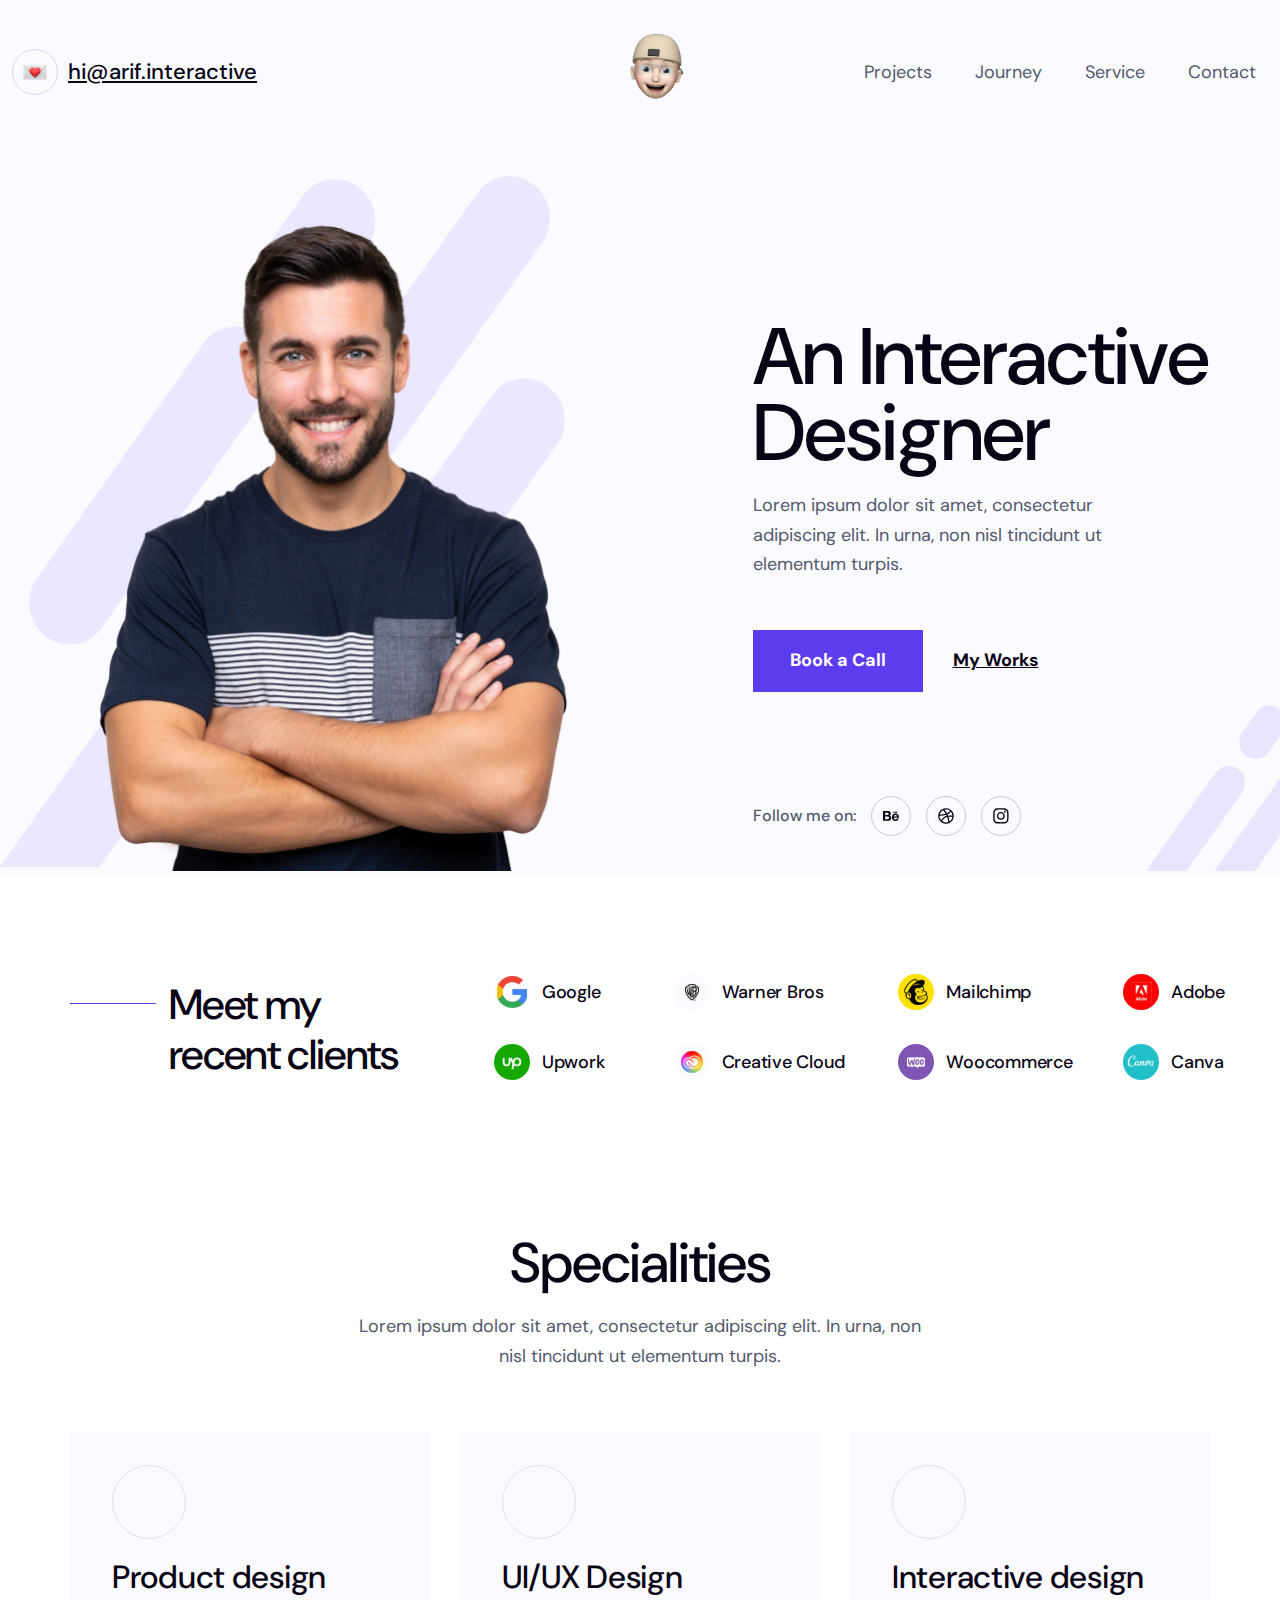
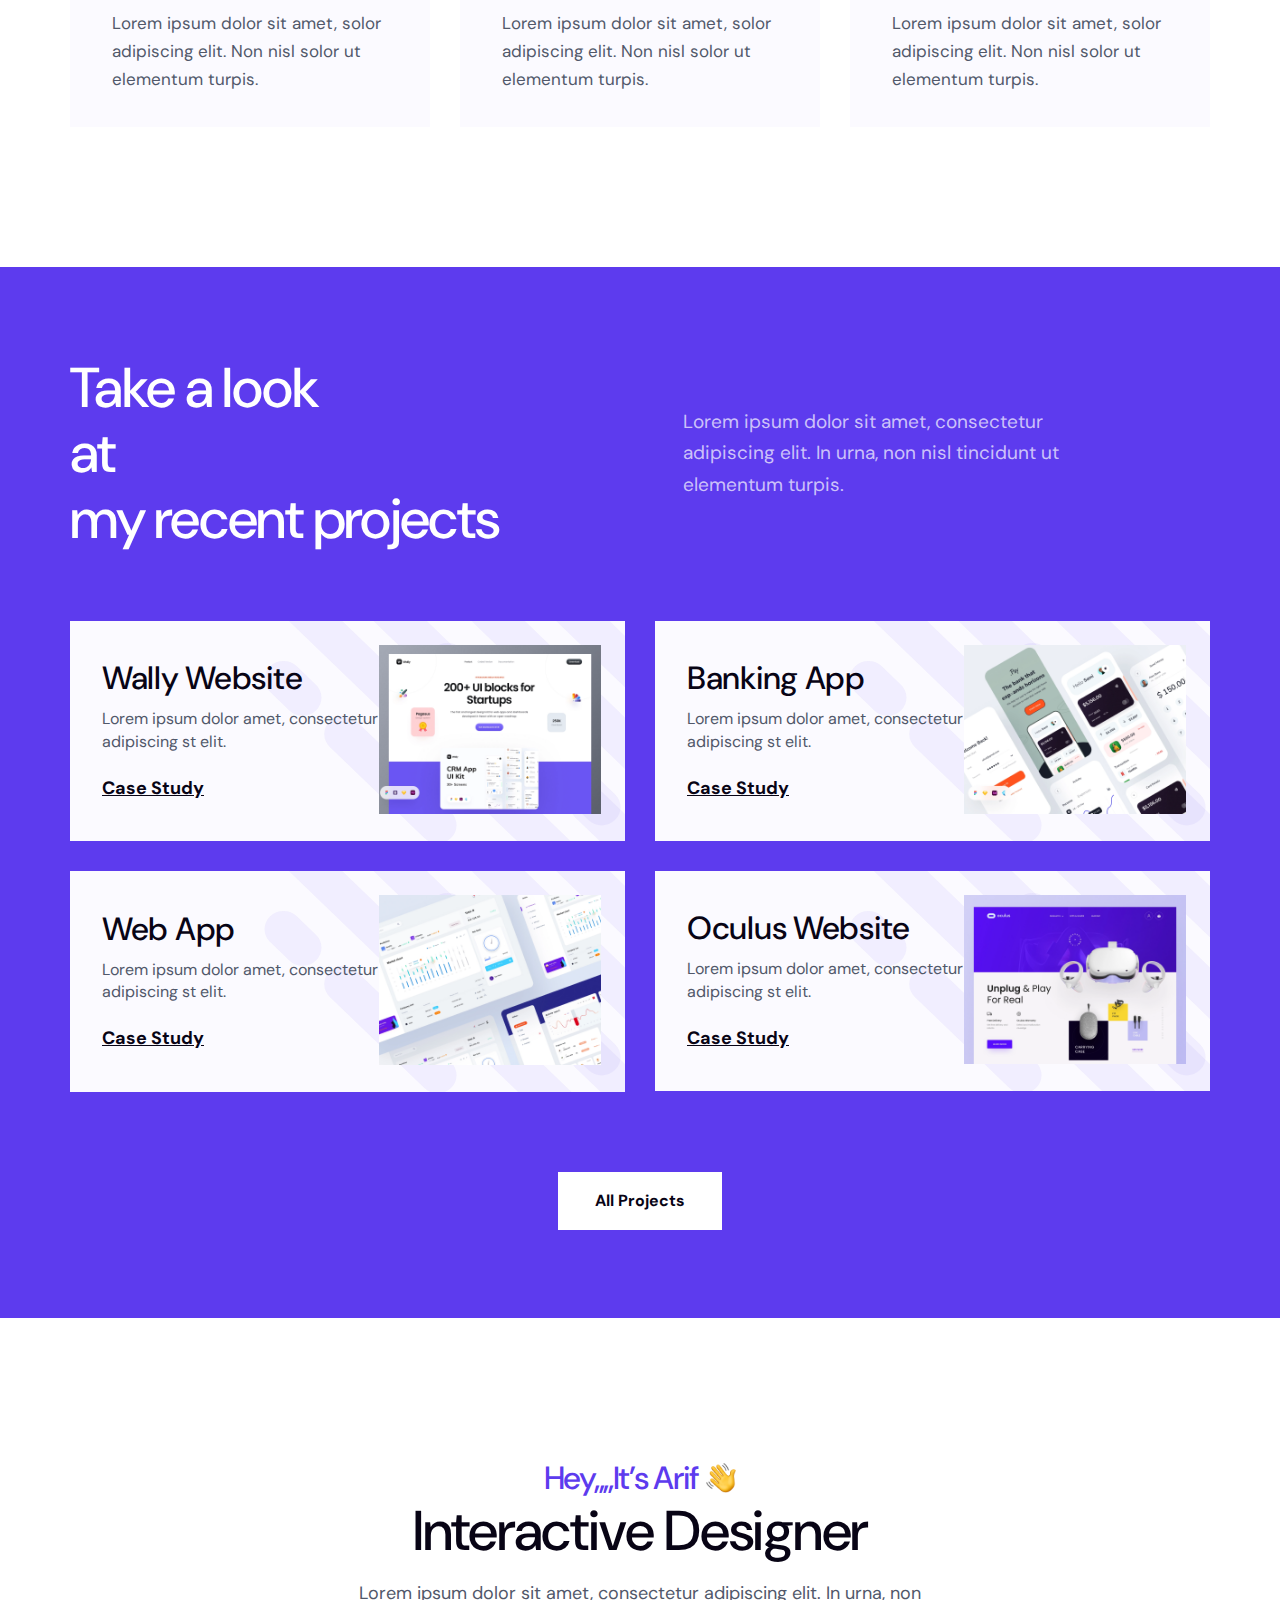
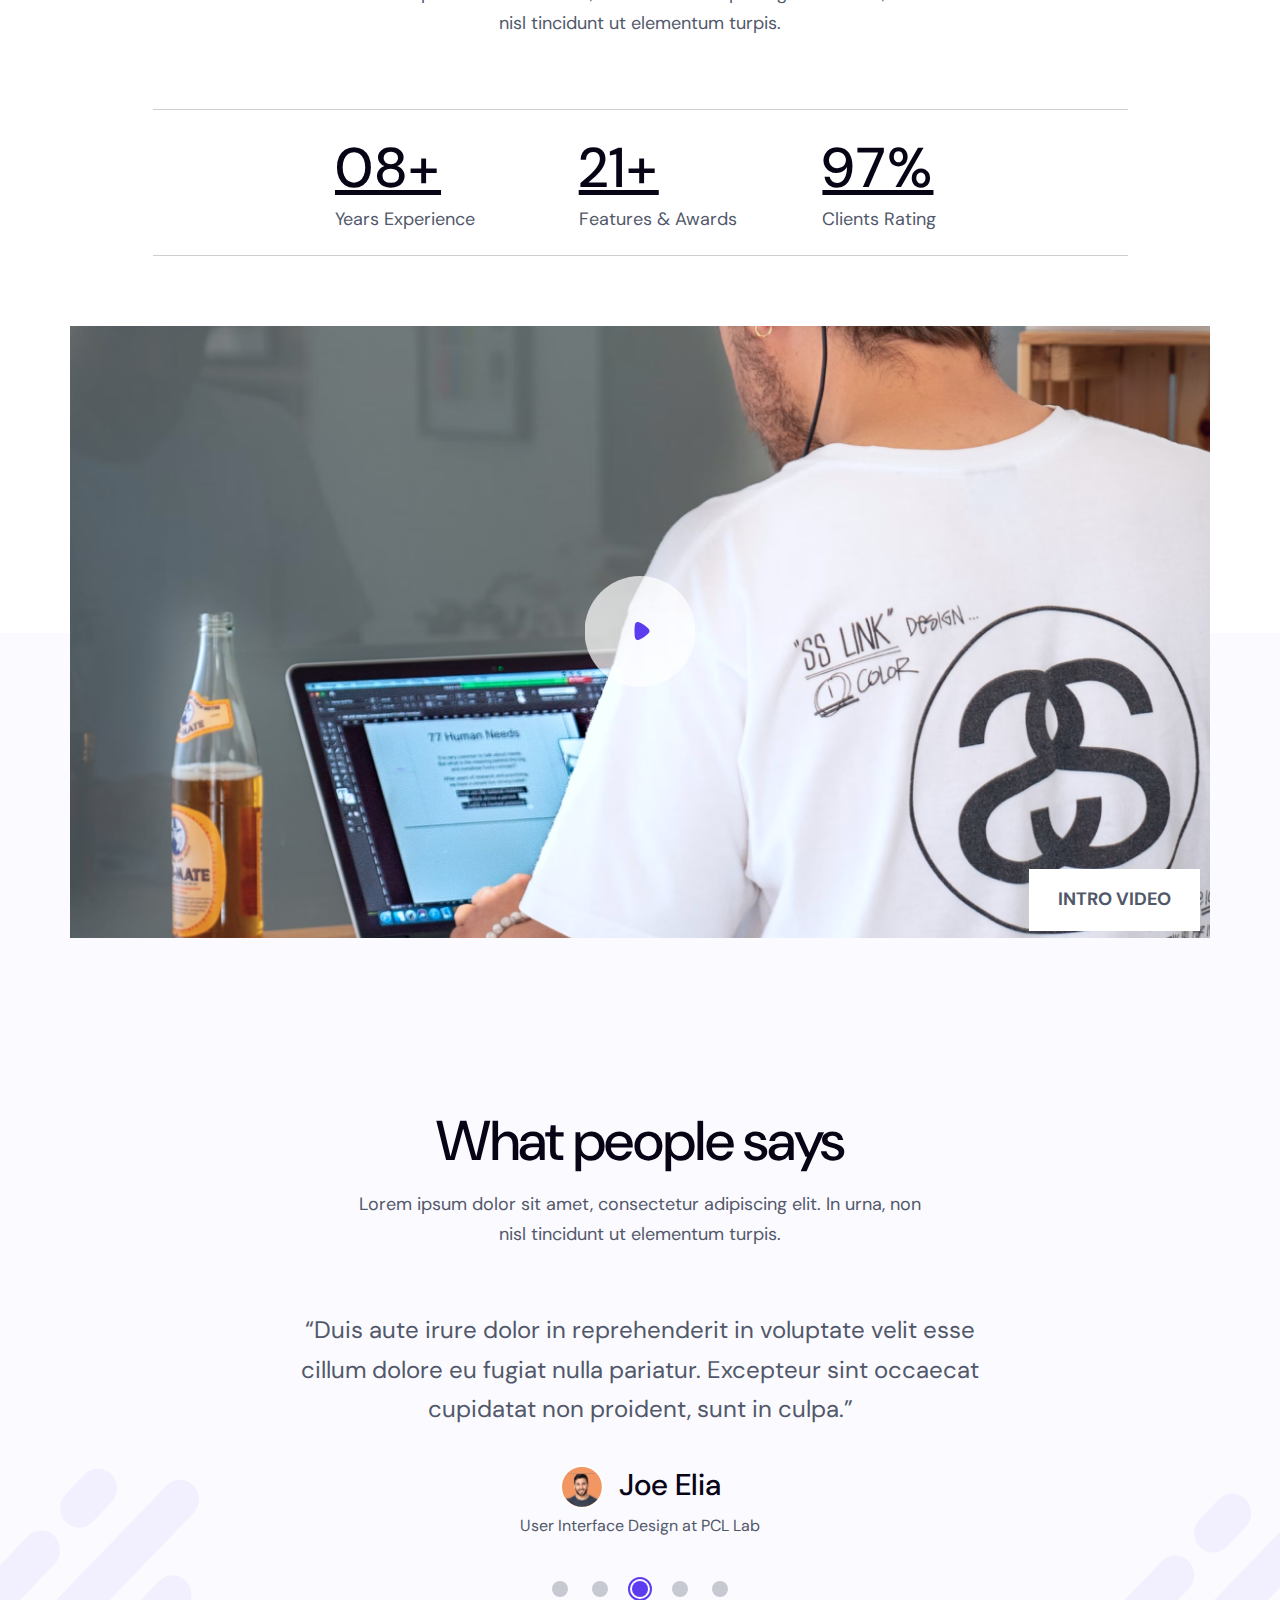
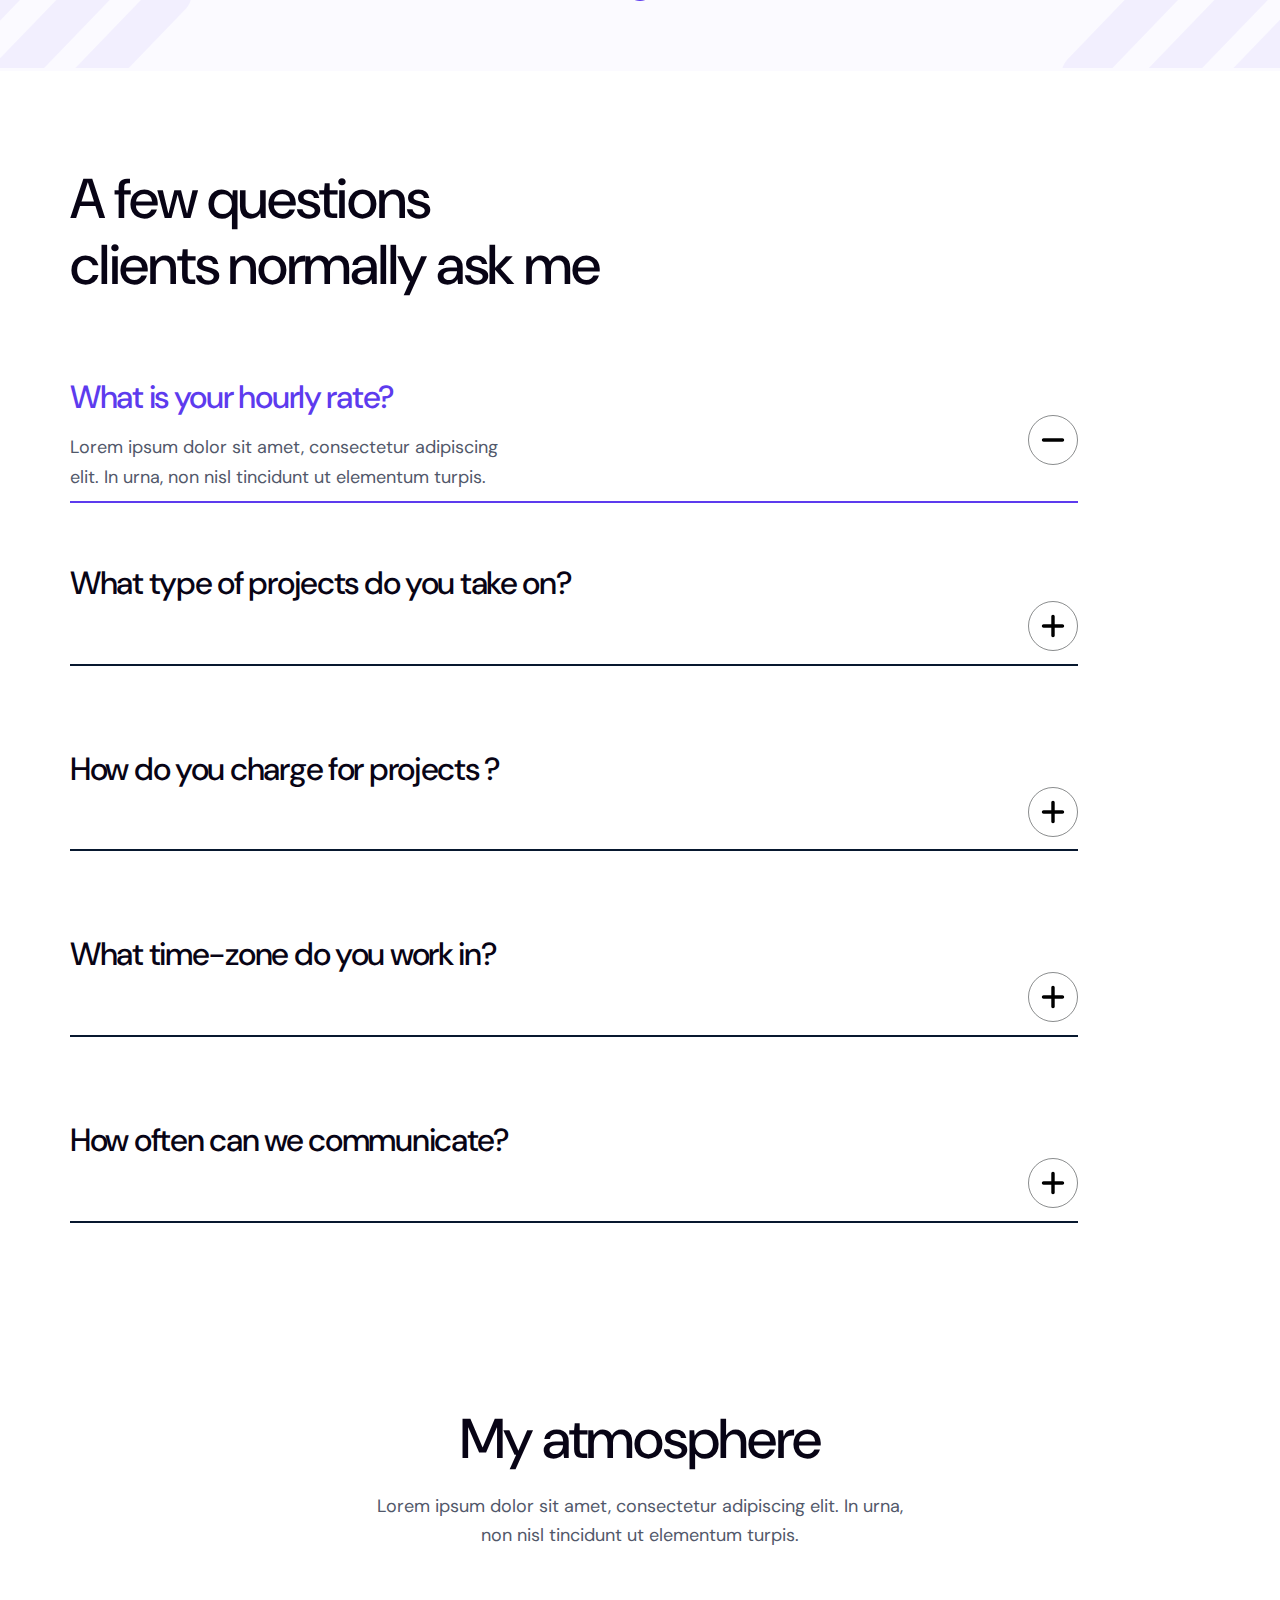
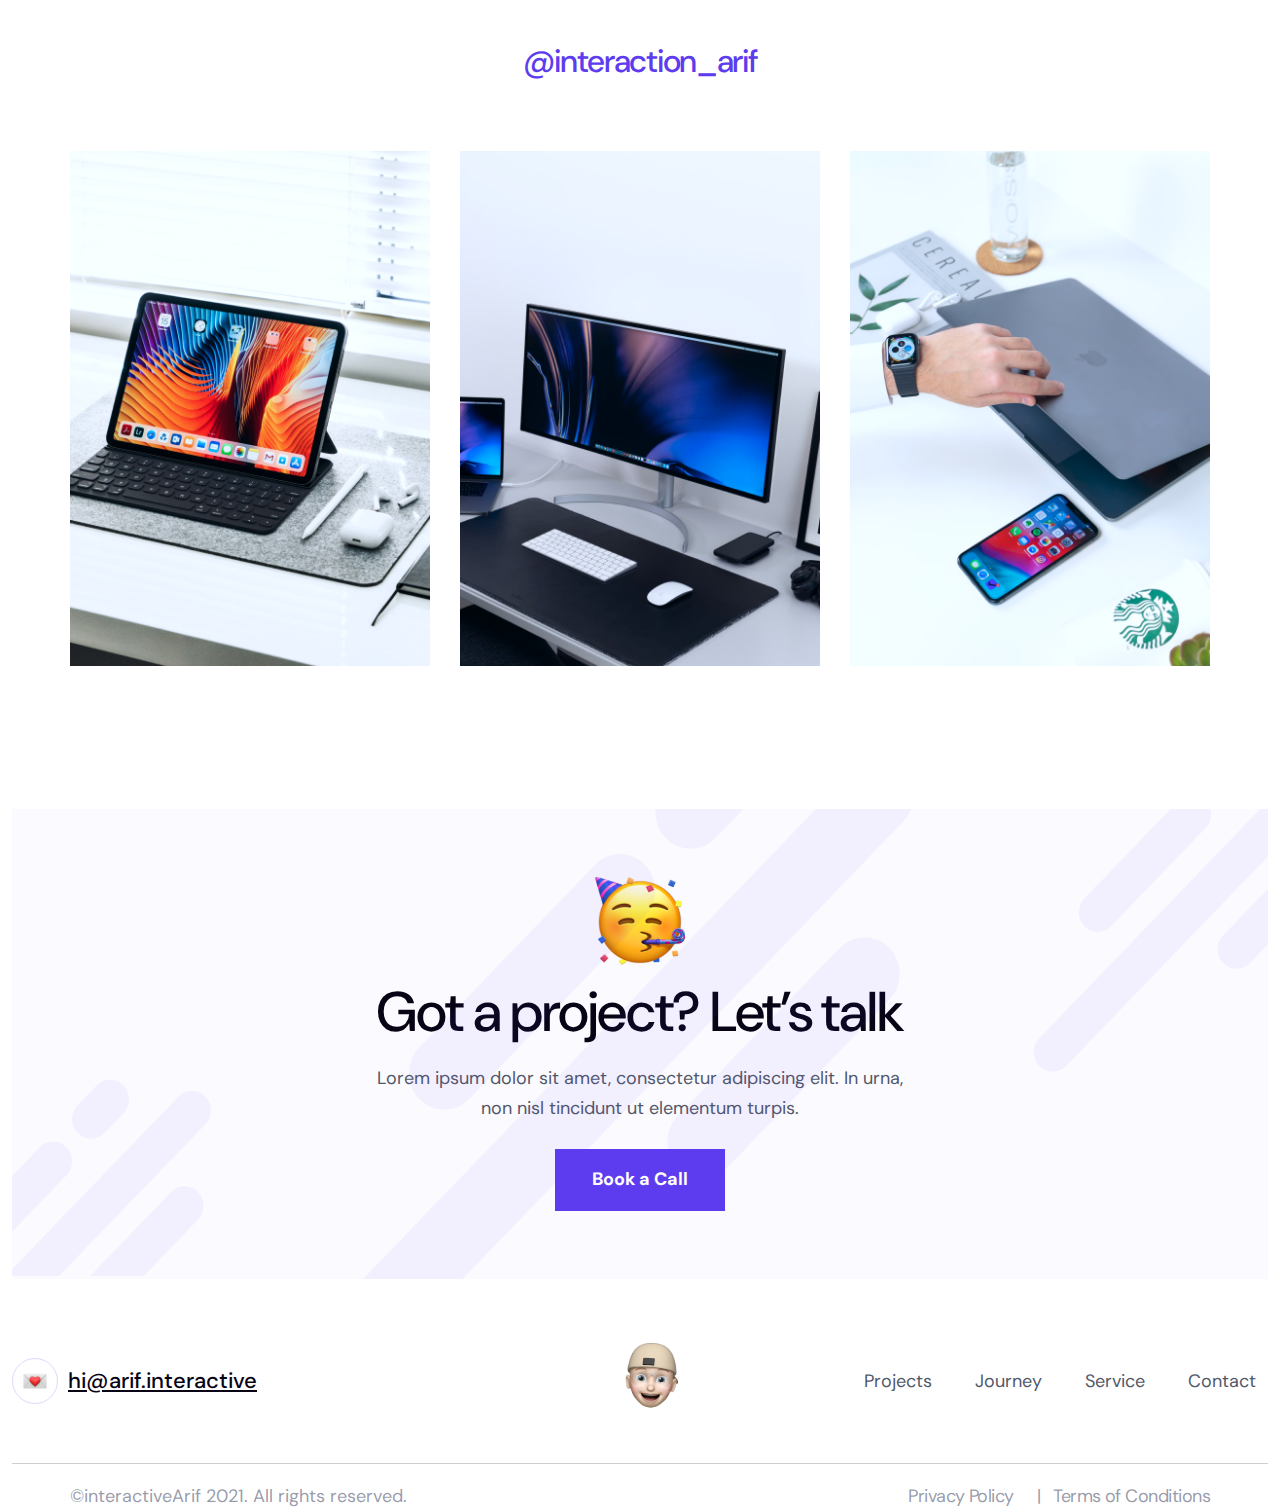
<file: index.html>
<!DOCTYPE html>
<html lang="en">
  <head>
    <meta charset="UTF-8" />
    <meta name="viewport" content="width=device-width, initial-scale=1.0" />
    <title>An Interactive Designer</title>

    <!-- Favicon -->
    <link
      rel="apple-touch-icon"
      sizes="57x57"
      href="./assets/favicon//apple-icon-57x57.png"
    />
    <link
      rel="apple-touch-icon"
      sizes="60x60"
      href="./assets/favicon//apple-icon-60x60.png"
    />
    <link
      rel="apple-touch-icon"
      sizes="72x72"
      href="./assets/favicon//apple-icon-72x72.png"
    />
    <link
      rel="apple-touch-icon"
      sizes="76x76"
      href="./assets/favicon//apple-icon-76x76.png"
    />
    <link
      rel="apple-touch-icon"
      sizes="114x114"
      href="./assets/favicon//apple-icon-114x114.png"
    />
    <link
      rel="apple-touch-icon"
      sizes="120x120"
      href="./assets/favicon//apple-icon-120x120.png"
    />
    <link
      rel="apple-touch-icon"
      sizes="144x144"
      href="./assets/favicon//apple-icon-144x144.png"
    />
    <link
      rel="apple-touch-icon"
      sizes="152x152"
      href="./assets/favicon//apple-icon-152x152.png"
    />
    <link
      rel="apple-touch-icon"
      sizes="180x180"
      href="./assets/favicon//apple-icon-180x180.png"
    />
    <link
      rel="icon"
      type="image/png"
      sizes="192x192"
      href="./assets/favicon//android-icon-192x192.png"
    />
    <link
      rel="icon"
      type="image/png"
      sizes="32x32"
      href="./assets/favicon//favicon-32x32.png"
    />
    <link
      rel="icon"
      type="image/png"
      sizes="96x96"
      href="./assets/favicon//favicon-96x96.png"
    />
    <link
      rel="icon"
      type="image/png"
      sizes="16x16"
      href="./assets/favicon//favicon-16x16.png"
    />
    <link rel="manifest" href="./assets/favicon//manifest.json" />
    <meta name="msapplication-TileColor" content="#ffffff" />
    <meta name="msapplication-TileImage" content="/ms-icon-144x144.png" />
    <meta name="theme-color" content="#ffffff" />

    <!-- GG fonts -->
    <link rel="preconnect" href="https://fonts.googleapis.com" />
    <link rel="preconnect" href="https://fonts.gstatic.com" crossorigin />
    <link
      href="https://fonts.googleapis.com/css2?family=DM+Sans:ital,opsz,wght@0,9..40,100..1000;1,9..40,100..1000&display=swap"
      rel="stylesheet"
    />

    <!-- Font awesome -->
    <link
      rel="stylesheet"
      href="https://cdnjs.cloudflare.com/ajax/libs/font-awesome/6.5.2/css/all.min.css"
      integrity="sha512-SnH5WK+bZxgPHs44uWIX+LLJAJ9/2PkPKZ5QiAj6Ta86w+fsb2TkcmfRyVX3pBnMFcV7oQPJkl9QevSCWr3W6A=="
      crossorigin="anonymous"
      referrerpolicy="no-referrer"
    />

    <!-- Reset css -->
    <link rel="stylesheet" href="./assets/css/reset.css" />

    <!-- Grid css -->
    <link rel="stylesheet" href="./assets/css/grid.css" />

    <!-- Style css -->
    <link rel="stylesheet" href="./assets/css/styles.css" />

    <!-- Responsive css -->
    <link rel="stylesheet" href="./assets/css/responsive.css" />

    <!-- Google tag (gtag.js) -->
    <script
      async
      src="https://www.googletagmanager.com/gtag/js?id=G-GHSYVYV1CP"
    ></script>
    <script>
      window.dataLayer = window.dataLayer || [];
      function gtag() {
        dataLayer.push(arguments);
      }
      gtag("js", new Date());

      gtag("config", "G-GHSYVYV1CP");
    </script>
  </head>

  <body>
    <header class="header fixed">
      <div class="outline-container">
        <input
          hidden
          type="checkbox"
          name=""
          id="show-menu"
          class="show-menu"
        />
        <label for="show-menu" class="menu-overlay"></label>
        <div class="menu-drawer">
          <ul id="sub-menu"></ul>
        </div>
        <div class="df-row">
          <div class="cta-header">
            <a href="mailto:hi@arif.interactive">
              <div class="letter-outer">
                <img
                  src="./assets/icon/letter.svg"
                  alt="Mail icon"
                  class="letter-header"
                />
              </div>
            </a>
            <a href="mailto:hi@arif.interactive" class="mail-header"
              >hi@arif.interactive</a
            >
            <label for="show-menu">
              <div class="menu-mobile-outer show-on-mobile">
                <img src="./assets/icon/menu.svg" alt="" class="menu-mobile" />
              </div>
            </label>
          </div>

          <a href="#">
            <div class="img-holder">
              <img
                src="./assets/image/logo-header.svg"
                alt="Logo"
                class="logo-header"
              />
            </div>
          </a>

          <nav class="navbar">
            <ul class="navbar-list" id="main-menu">
              <li class="navbar-item">
                <a href="#!" class="navbar-link">Projects</a>
              </li>
              <li class="navbar-item">
                <a href="#!" class="navbar-link">Journey</a>
              </li>
              <li class="navbar-item">
                <a href="#!" class="navbar-link">Service</a>
              </li>
              <li class="navbar-item">
                <a href="#!" class="navbar-link">Contact</a>
              </li>
            </ul>
          </nav>
        </div>
      </div>
    </header>

    <main>
      <section class="hero">
        <div class="container">
          <div class="row">
            <div class="col-lg-6 col-md-12">
              <div class="img-holder">
                <img
                  src="./assets/image/hero-image.png"
                  alt="An Interactive Designer"
                  class="hero-img"
                />
              </div>
            </div>
            <div class="col-lg-5 offset-lg-1 col-md-12">
              <div class="hero-info">
                <h1 class="heading lv1">An Interactive Designer</h1>
                <p class="section-desc">
                  Lorem ipsum dolor sit amet, consectetur adipiscing elit. In
                  urna, non nisl tincidunt ut elementum turpis.
                </p>
                <div class="hero-cta">
                  <a href="#!" class="btn hero-btn">Book a Call</a>
                  <a href="#!" class="hero-works">My Works</a>
                </div>
                <div class="hero-socials">
                  <p class="social-heading">Follow me on:</p>
                  <a href="#!">
                    <div class="social-outer">
                      <img src="./assets/icon/be.svg" alt="" />
                    </div>
                  </a>
                  <a href="#1">
                    <div class="social-outer">
                      <img src="./assets/icon/basketball.svg" alt="" />
                    </div>
                  </a>
                  <a href="#!">
                    <div class="social-outer">
                      <img src="./assets/icon/camera.svg" alt="" />
                    </div>
                  </a>
                </div>
              </div>
            </div>
          </div>
        </div>
      </section>

      <section class="clients">
        <div class="container">
          <div class="row">
            <div class="col-lg-4">
              <div class="clients-center">
                <p class="clients-heading">Meet my recent clients</p>
              </div>
            </div>
            <div class="clients-grid">
              <div class="clients-item">
                <a href="#!">
                  <div class="clients-outer">
                    <img
                      src="./assets/icon/google.svg"
                      alt=""
                      class="clients-social"
                    />
                  </div>
                  <p class="clients-link">Google</p>
                </a>
              </div>
              <div class="clients-item">
                <a href="#!">
                  <div class="clients-outer">
                    <img
                      src="./assets/icon/warner.svg"
                      alt=""
                      class="clients-social"
                    />
                  </div>
                  <p class="clients-link">Warner Bros</p>
                </a>
              </div>
              <div class="clients-item">
                <a href="#!">
                  <div class="clients-outer mailchimp">
                    <img
                      src="./assets/icon/mailchimp.svg"
                      alt=""
                      class="clients-social"
                    />
                  </div>
                  <p class="clients-link">Mailchimp</p>
                </a>
              </div>
              <div class="clients-item">
                <a href="#!">
                  <div class="clients-outer adobe">
                    <img
                      src="./assets/icon/adobe.svg"
                      alt=""
                      class="clients-social"
                    />
                  </div>
                  <p class="clients-link">Adobe</p>
                </a>
              </div>
              <div class="clients-item">
                <a href="#!">
                  <div class="clients-outer upwork">
                    <img
                      src="./assets/icon/upwork.svg"
                      alt=""
                      class="clients-social"
                    />
                  </div>
                  <p class="clients-link">Upwork</p>
                </a>
              </div>
              <div class="clients-item">
                <a href="#!">
                  <div class="clients-outer">
                    <img
                      src="./assets/icon/cloud.svg"
                      alt=""
                      class="clients-social"
                    />
                  </div>
                  <p class="clients-link">Creative Cloud</p>
                </a>
              </div>
              <div class="clients-item">
                <a href="#!">
                  <div class="clients-outer woocommerce">
                    <img
                      src="./assets/icon/Woocommerce.svg"
                      alt=""
                      class="clients-social"
                    />
                  </div>
                  <p class="clients-link">Woocommerce</p>
                </a>
              </div>
              <div class="clients-item">
                <a href="#!">
                  <div class="clients-outer">
                    <img
                      src="./assets/icon/canva.svg"
                      alt=""
                      class="clients-social canva"
                    />
                  </div>
                  <p class="clients-link">Canva</p>
                </a>
              </div>
            </div>
          </div>
        </div>
      </section>

      <section class="specialities">
        <div class="container">
          <div class="row">
            <div class="col">
              <h2 class="heading lv2">Specialities</h2>
            </div>
          </div>

          <div class="row">
            <div class="col">
              <div class="df-row">
                <p class="section-desc heading">
                  Lorem ipsum dolor sit amet, consectetur adipiscing elit. In
                  urna, non nisl tincidunt ut elementum turpis.
                </p>
              </div>
            </div>
          </div>

          <div class="row">
            <div class="col-lg-4">
              <a href="#!">
                <div class="specialities-block active">
                  <div class="specialities-img-holder">
                    <i class="fa-solid fa-lightbulb"></i>
                  </div>
                  <h3 class="heading lv3">Product design</h3>
                  <p class="section-desc">
                    Lorem ipsum dolor sit amet, solor adipiscing elit. Non nisl
                    solor ut elementum turpis.
                  </p>
                </div>
              </a>
            </div>
            <div class="col-lg-4">
              <a href="#!">
                <div class="specialities-block">
                  <div class="specialities-img-holder">
                    <i class="fa-solid fa-pen-ruler"></i>
                  </div>
                  <h3 class="heading lv3">UI/UX Design</h3>
                  <p class="section-desc">
                    Lorem ipsum dolor sit amet, solor adipiscing elit. Non nisl
                    solor ut elementum turpis.
                  </p>
                </div>
              </a>
            </div>
            <div class="col-lg-4">
              <a href="#!">
                <div class="specialities-block">
                  <div class="specialities-img-holder">
                    <i class="fa-solid fa-download"></i>
                  </div>
                  <h3 class="heading lv3">Interactive design</h3>
                  <p class="section-desc">
                    Lorem ipsum dolor sit amet, solor adipiscing elit. Non nisl
                    solor ut elementum turpis.
                  </p>
                </div>
              </a>
            </div>
          </div>

          <div class="dots show-on-mobile">
            <div class="dot"></div>
            <div class="dot active"></div>
            <div class="dot"></div>
          </div>
        </div>
      </section>

      <section class="projects">
        <div class="container">
          <div class="row">
            <div class="col-lg-5 col-md-12">
              <div class="projects-center">
                <h2 class="heading lv2">
                  Take a look <br class="endline-in-computer" />at
                  <br class="endline-in-mobile" />my recent projects
                </h2>
              </div>
            </div>
            <div class="col-lg-5 offset-lg-1 col-md-12 offset-md-0">
              <div class="projects-center">
                <p class="section-desc">
                  Lorem ipsum dolor sit amet, consectetur adipiscing elit. In
                  urna, non nisl tincidunt ut elementum turpis.
                </p>
              </div>
            </div>
          </div>

          <div class="row">
            <div class="col-lg-6 col-md-12">
              <div class="project-block">
                <div class="project-block-info">
                  <a href="#!"><h3 class="heading lv3">Wally Website</h3></a>
                  <p class="section-desc">
                    Lorem ipsum dolor amet, consectetur adipiscing st elit.
                  </p>
                  <a href="#!" class="project-block-link">Case Study</a>
                </div>
                <div class="project-block-media">
                  <a href="#!">
                    <img
                      src="./assets/image/project-1.png"
                      alt=""
                      class="project-block-image"
                    />
                  </a>
                </div>
              </div>
            </div>
            <div class="col-lg-6 col-md-12">
              <div class="project-block">
                <div class="project-block-info">
                  <a href="#!"><h3 class="heading lv3">Banking App</h3></a>
                  <p class="section-desc">
                    Lorem ipsum dolor amet, consectetur adipiscing st elit.
                  </p>
                  <a href="#!" class="project-block-link">Case Study</a>
                </div>
                <div class="project-block-media">
                  <a href="#!">
                    <img
                      src="./assets/image/project-2.png"
                      alt=""
                      class="project-block-image"
                    />
                  </a>
                </div>
              </div>
            </div>
          </div>

          <div class="row">
            <div class="col-lg-6 col-md-12">
              <div class="project-block">
                <div class="project-block-info">
                  <a href="#!"><h3 class="heading lv3">Web App</h3></a>
                  <p class="section-desc">
                    Lorem ipsum dolor amet, consectetur adipiscing st elit.
                  </p>
                  <a href="#!" class="project-block-link">Case Study</a>
                </div>
                <div class="project-block-media">
                  <a href="#!">
                    <img
                      src="./assets/image/project-3.png"
                      alt=""
                      class="project-block-image"
                    />
                  </a>
                </div>
              </div>
            </div>
            <div class="col-lg-6 col-md-12">
              <div class="project-block">
                <div class="project-block-info">
                  <a href="#!"><h3 class="heading lv3">Oculus Website</h3></a>
                  <p class="section-desc">
                    Lorem ipsum dolor amet, consectetur adipiscing st elit.
                  </p>
                  <a href="#!" class="project-block-link">Case Study</a>
                </div>
                <div class="project-block-media">
                  <a href="#!">
                    <img
                      src="./assets/image/project-4.png"
                      alt=""
                      class="project-block-image"
                    />
                  </a>
                </div>
              </div>
            </div>
          </div>

          <div class="row">
            <div class="col-lg-2 offset-lg-5 col-md-12 col-sm-12">
              <div class="projects-center">
                <a href="#!" class="btn project-btn">All Projects</a>
              </div>
            </div>
          </div>
        </div>
      </section>

      <section class="designer">
        <div class="container">
          <div class="row">
            <div class="col">
              <div class="design-preheading">
                <p class="section-heading">Hey,,,,It’s Arif</p>
                <img
                  src="./assets/icon/design-hello.svg"
                  alt=""
                  class="design-deco"
                />
              </div>
            </div>
          </div>

          <div class="row">
            <div class="col">
              <h2 class="heading lv2">Interactive Designer</h2>
            </div>
          </div>

          <div class="row">
            <div class="col">
              <div class="df-row">
                <p class="section-desc">
                  Lorem ipsum dolor sit amet, consectetur adipiscing elit. In
                  urna, non nisl tincidunt ut elementum turpis.
                </p>
              </div>
            </div>
          </div>

          <div class="row">
            <div
              class="outer-container col-lg-10 offset-lg-1 col-md-12 col-sm-12"
            >
              <div class="row col-sm-3">
                <div class="col-lg-2 offset-lg-2 col-md-4 col-4">
                  <p class="designer-number">08+</p>
                  <p class="designer-info">Years Experience</p>
                </div>
                <div class="col-lg-2 offset-lg-1 col-md-4 col-4">
                  <p class="designer-number">21+</p>
                  <p class="designer-info">Features & Awards</p>
                </div>
                <div class="col-lg-2 offset-lg-1 col-md-4 col-4">
                  <p class="designer-number">97%</p>
                  <p class="designer-info">Clients Rating</p>
                </div>
              </div>
            </div>
          </div>
        </div>
      </section>

      <section class="design-video">
        <div class="container">
          <div class="row">
            <div class="col">
              <div class="design-video-center">
                <img src="./assets/image/video.png" alt="" />
                <div class="video-deco">
                  <a href="#!">
                    <div class="video-deco-inner-1">
                      <img src="./assets/image/play-video.svg" alt="" />
                    </div>
                  </a>
                  <a href="#!">
                    <div class="video-deco-inner-2">
                      <p>Intro Video</p>
                    </div>
                  </a>
                </div>
              </div>
            </div>
          </div>
        </div>
      </section>

      <section class="feedback">
        <div class="container">
          <div class="row">
            <div class="col">
              <h2 class="heading lv2">What people says</h2>
            </div>
          </div>

          <div class="row">
            <div class="col">
              <div class="df-row">
                <p class="section-desc">
                  Lorem ipsum dolor sit amet, consectetur adipiscing elit. In
                  urna, non nisl tincidunt ut elementum turpis.
                </p>
              </div>
            </div>
          </div>
        </div>

        <div class="container">
          <div class="feedback-item">
            <div class="row feedback-user">
              <div class="col">
                <div class="df-row">
                  <div class="user-feedback">
                    “Duis aute irure dolor in reprehenderit in voluptate velit
                    esse cillum dolore eu fugiat nulla pariatur. Excepteur sint
                    occaecat cupidatat non proident, sunt in culpa.”
                  </div>
                </div>
              </div>
            </div>

            <div class="row user">
              <div class="col">
                <div class="df-row">
                  <a href="#!">
                    <img
                      src="./assets/image/user-feedback.svg"
                      alt=""
                      class="user-image"
                    />
                  </a>
                  <a href="#!"><p class="user-name">Joe Elia</p></a>
                </div>
              </div>
            </div>

            <div class="row">
              <div class="col">
                <p class="user-role">User Interface Design at PCL Lab</p>
              </div>
            </div>
          </div>
          <div class="feedback-item">
            <div class="row feedback-user">
              <div class="col">
                <div class="df-row">
                  <div class="user-feedback">
                    “Duis aute irure dolor in reprehenderit in voluptate velit
                    esse cillum dolore eu fugiat nulla pariatur. Excepteur sint
                    occaecat cupidatat non proident, sunt in culpa.”
                  </div>
                </div>
              </div>
            </div>

            <div class="row user">
              <div class="col">
                <div class="df-row">
                  <a href="#!">
                    <img
                      src="./assets/image/user-feedback.svg"
                      alt=""
                      class="user-image"
                    />
                  </a>
                  <a href="#!"><p class="user-name">Joe Elia</p></a>
                </div>
              </div>
            </div>

            <div class="row">
              <div class="col">
                <p class="user-role">User Interface Design at PCL Lab</p>
              </div>
            </div>
          </div>
          <div class="feedback-item">
            <div class="row feedback-user">
              <div class="col">
                <div class="df-row">
                  <div class="user-feedback">
                    “Duis aute irure dolor in reprehenderit in voluptate velit
                    esse cillum dolore eu fugiat nulla pariatur. Excepteur sint
                    occaecat cupidatat non proident, sunt in culpa.”
                  </div>
                </div>
              </div>
            </div>

            <div class="row user">
              <div class="col">
                <div class="df-row">
                  <a href="#!">
                    <img
                      src="./assets/image/user-feedback.svg"
                      alt=""
                      class="user-image"
                    />
                  </a>
                  <a href="#!"><p class="user-name">Joe Elia</p></a>
                </div>
              </div>
            </div>

            <div class="row">
              <div class="col">
                <p class="user-role">User Interface Design at PCL Lab</p>
              </div>
            </div>
          </div>
          <div class="feedback-item">
            <div class="row feedback-user">
              <div class="col">
                <div class="df-row">
                  <div class="user-feedback">
                    “Duis aute irure dolor in reprehenderit in voluptate velit
                    esse cillum dolore eu fugiat nulla pariatur. Excepteur sint
                    occaecat cupidatat non proident, sunt in culpa.”
                  </div>
                </div>
              </div>
            </div>

            <div class="row user">
              <div class="col">
                <div class="df-row">
                  <a href="#!">
                    <img
                      src="./assets/image/user-feedback.svg"
                      alt=""
                      class="user-image"
                    />
                  </a>
                  <a href="#!"><p class="user-name">Joe Elia</p></a>
                </div>
              </div>
            </div>

            <div class="row">
              <div class="col">
                <p class="user-role">User Interface Design at PCL Lab</p>
              </div>
            </div>
          </div>
          <div class="feedback-item">
            <div class="row feedback-user">
              <div class="col">
                <div class="df-row">
                  <div class="user-feedback">
                    “Duis aute irure dolor in reprehenderit in voluptate velit
                    esse cillum dolore eu fugiat nulla pariatur. Excepteur sint
                    occaecat cupidatat non proident, sunt in culpa.”
                  </div>
                </div>
              </div>
            </div>

            <div class="row user">
              <div class="col">
                <div class="df-row">
                  <a href="#!">
                    <img
                      src="./assets/image/user-feedback.svg"
                      alt=""
                      class="user-image"
                    />
                  </a>
                  <a href="#!"><p class="user-name">Joe Elia</p></a>
                </div>
              </div>
            </div>

            <div class="row">
              <div class="col">
                <p class="user-role">User Interface Design at PCL Lab</p>
              </div>
            </div>
          </div>
        </div>

        <div class="container">
          <div class="dots">
            <div class="dot"></div>
            <div class="dot"></div>
            <div class="dot active"></div>
            <div class="dot"></div>
            <div class="dot"></div>
          </div>
        </div>
      </section>

      <section class="questions">
        <div class="container">
          <div class="row">
            <div class="col-lg-7">
              <h2 class="heading lv2">
                A few questions <br />clients normally ask me
              </h2>
            </div>
          </div>

          <!-- Question 1 -->
          <div class="row">
            <div class="col-lg-11 col-md-12 col-12">
              <input
                type="checkbox"
                name=""
                id="user-check"
                class="user-check"
                hidden
                checked
              />
              <div class="df-row">
                <div class="question-info">
                  <p class="section-heading">What is your hourly rate?</p>
                  <p class="section-desc">
                    Lorem ipsum dolor sit amet, consectetur adipiscing elit. In
                    urna, non nisl tincidunt ut elementum turpis.
                  </p>
                </div>
                <div class="question-check">
                  <label for="user-check">
                    <div class="user-info">
                      <svg
                        xmlns="http://www.w3.org/2000/svg"
                        viewBox="0 0 448 512"
                        class="fa-minus"
                      >
                        <!--!Font Awesome Free 6.5.2 by @fontawesome - https://fontawesome.com License - https://fontawesome.com/license/free Copyright 2024 Fonticons, Inc.-->
                        <path
                          d="M432 256c0 17.7-14.3 32-32 32L48 288c-17.7 0-32-14.3-32-32s14.3-32 32-32l352 0c17.7 0 32 14.3 32 32z"
                        />
                      </svg>
                      <svg
                        xmlns="http://www.w3.org/2000/svg"
                        viewBox="0 0 448 512"
                        class="fa-plus"
                      >
                        <!--!Font Awesome Free 6.5.2 by @fontawesome - https://fontawesome.com License - https://fontawesome.com/license/free Copyright 2024 Fonticons, Inc.-->
                        <path
                          fill="currentColor"
                          d="M256 80c0-17.7-14.3-32-32-32s-32 14.3-32 32V224H48c-17.7 0-32 14.3-32 32s14.3 32 32 32H192V432c0 17.7 14.3 32 32 32s32-14.3 32-32V288H400c17.7 0 32-14.3 32-32s-14.3-32-32-32H256V80z"
                        />
                      </svg>
                    </div>
                  </label>
                </div>
              </div>
            </div>
          </div>

          <!-- Question 2 -->
          <div class="row">
            <div class="col-lg-11 col-md-12 col-12">
              <input
                type="checkbox"
                name=""
                id="user-check-2"
                class="user-check"
                hidden
              />
              <div class="df-row">
                <div class="question-info">
                  <p class="section-heading">
                    What type of projects do you take on?
                  </p>
                  <p class="section-desc">
                    Lorem ipsum dolor sit amet, consectetur adipiscing elit. In
                    urna, non nisl tincidunt ut elementum turpis.
                  </p>
                </div>
                <div class="question-check">
                  <label for="user-check-2">
                    <div class="user-info">
                      <svg
                        xmlns="http://www.w3.org/2000/svg"
                        viewBox="0 0 448 512"
                        class="fa-minus"
                      >
                        <!--!Font Awesome Free 6.5.2 by @fontawesome - https://fontawesome.com License - https://fontawesome.com/license/free Copyright 2024 Fonticons, Inc.-->
                        <path
                          d="M432 256c0 17.7-14.3 32-32 32L48 288c-17.7 0-32-14.3-32-32s14.3-32 32-32l352 0c17.7 0 32 14.3 32 32z"
                        />
                      </svg>
                      <svg
                        xmlns="http://www.w3.org/2000/svg"
                        viewBox="0 0 448 512"
                        class="fa-plus"
                      >
                        <!--!Font Awesome Free 6.5.2 by @fontawesome - https://fontawesome.com License - https://fontawesome.com/license/free Copyright 2024 Fonticons, Inc.-->
                        <path
                          d="M256 80c0-17.7-14.3-32-32-32s-32 14.3-32 32V224H48c-17.7 0-32 14.3-32 32s14.3 32 32 32H192V432c0 17.7 14.3 32 32 32s32-14.3 32-32V288H400c17.7 0 32-14.3 32-32s-14.3-32-32-32H256V80z"
                        />
                      </svg>
                    </div>
                  </label>
                </div>
              </div>
            </div>
          </div>

          <!-- Question 3 -->
          <div class="row">
            <div class="col-lg-11 col-md-12 col-12">
              <input
                type="checkbox"
                name=""
                id="user-check-3"
                class="user-check"
                hidden
              />
              <div class="df-row">
                <div class="question-info">
                  <p class="section-heading">
                    How do you charge for projects ?
                  </p>
                  <p class="section-desc">
                    Lorem ipsum dolor sit amet, consectetur adipiscing elit. In
                    urna, non nisl tincidunt ut elementum turpis.
                  </p>
                </div>
                <div class="question-check">
                  <label for="user-check-3">
                    <div class="user-info">
                      <svg
                        xmlns="http://www.w3.org/2000/svg"
                        viewBox="0 0 448 512"
                        class="fa-minus"
                      >
                        <!--!Font Awesome Free 6.5.2 by @fontawesome - https://fontawesome.com License - https://fontawesome.com/license/free Copyright 2024 Fonticons, Inc.-->
                        <path
                          d="M432 256c0 17.7-14.3 32-32 32L48 288c-17.7 0-32-14.3-32-32s14.3-32 32-32l352 0c17.7 0 32 14.3 32 32z"
                        />
                      </svg>
                      <svg
                        xmlns="http://www.w3.org/2000/svg"
                        viewBox="0 0 448 512"
                        class="fa-plus"
                      >
                        <!--!Font Awesome Free 6.5.2 by @fontawesome - https://fontawesome.com License - https://fontawesome.com/license/free Copyright 2024 Fonticons, Inc.-->
                        <path
                          d="M256 80c0-17.7-14.3-32-32-32s-32 14.3-32 32V224H48c-17.7 0-32 14.3-32 32s14.3 32 32 32H192V432c0 17.7 14.3 32 32 32s32-14.3 32-32V288H400c17.7 0 32-14.3 32-32s-14.3-32-32-32H256V80z"
                        />
                      </svg>
                    </div>
                  </label>
                </div>
              </div>
            </div>
          </div>

          <!-- Question 4 -->
          <div class="row">
            <div class="col-lg-11 col-md-12 col-12">
              <input
                type="checkbox"
                name=""
                id="user-check-4"
                class="user-check"
                hidden
              />
              <div class="df-row">
                <div class="question-info">
                  <p class="section-heading">What time-zone do you work in?</p>
                  <p class="section-desc">
                    Lorem ipsum dolor sit amet, consectetur adipiscing elit. In
                    urna, non nisl tincidunt ut elementum turpis.
                  </p>
                </div>
                <div class="question-check">
                  <label for="user-check-4">
                    <div class="user-info">
                      <svg
                        xmlns="http://www.w3.org/2000/svg"
                        viewBox="0 0 448 512"
                        class="fa-minus"
                      >
                        <!--!Font Awesome Free 6.5.2 by @fontawesome - https://fontawesome.com License - https://fontawesome.com/license/free Copyright 2024 Fonticons, Inc.-->
                        <path
                          d="M432 256c0 17.7-14.3 32-32 32L48 288c-17.7 0-32-14.3-32-32s14.3-32 32-32l352 0c17.7 0 32 14.3 32 32z"
                        />
                      </svg>
                      <svg
                        xmlns="http://www.w3.org/2000/svg"
                        viewBox="0 0 448 512"
                        class="fa-plus"
                      >
                        <!--!Font Awesome Free 6.5.2 by @fontawesome - https://fontawesome.com License - https://fontawesome.com/license/free Copyright 2024 Fonticons, Inc.-->
                        <path
                          d="M256 80c0-17.7-14.3-32-32-32s-32 14.3-32 32V224H48c-17.7 0-32 14.3-32 32s14.3 32 32 32H192V432c0 17.7 14.3 32 32 32s32-14.3 32-32V288H400c17.7 0 32-14.3 32-32s-14.3-32-32-32H256V80z"
                        />
                      </svg>
                    </div>
                  </label>
                </div>
              </div>
            </div>
          </div>

          <!-- Question 5 -->
          <div class="row">
            <div class="col-lg-11 col-md-12 col-12">
              <input
                type="checkbox"
                name=""
                id="user-check-5"
                class="user-check"
                hidden
              />
              <div class="df-row">
                <div class="question-info">
                  <p class="section-heading">How often can we communicate?</p>
                  <p class="section-desc">
                    Lorem ipsum dolor sit amet, consectetur adipiscing elit. In
                    urna, non nisl tincidunt ut elementum turpis.
                  </p>
                </div>
                <div class="question-check">
                  <label for="user-check-5">
                    <div class="user-info">
                      <svg
                        xmlns="http://www.w3.org/2000/svg"
                        viewBox="0 0 448 512"
                        class="fa-minus"
                      >
                        <!--!Font Awesome Free 6.5.2 by @fontawesome - https://fontawesome.com License - https://fontawesome.com/license/free Copyright 2024 Fonticons, Inc.-->
                        <path
                          d="M432 256c0 17.7-14.3 32-32 32L48 288c-17.7 0-32-14.3-32-32s14.3-32 32-32l352 0c17.7 0 32 14.3 32 32z"
                        />
                      </svg>
                      <svg
                        xmlns="http://www.w3.org/2000/svg"
                        viewBox="0 0 448 512"
                        class="fa-plus"
                      >
                        <!--!Font Awesome Free 6.5.2 by @fontawesome - https://fontawesome.com License - https://fontawesome.com/license/free Copyright 2024 Fonticons, Inc.-->
                        <path
                          d="M256 80c0-17.7-14.3-32-32-32s-32 14.3-32 32V224H48c-17.7 0-32 14.3-32 32s14.3 32 32 32H192V432c0 17.7 14.3 32 32 32s32-14.3 32-32V288H400c17.7 0 32-14.3 32-32s-14.3-32-32-32H256V80z"
                        />
                      </svg>
                    </div>
                  </label>
                </div>
              </div>
            </div>
          </div>
        </div>
      </section>

      <section class="atmosphere">
        <div class="container">
          <div class="row">
            <div class="col">
              <h2 class="heading lv2">My atmosphere</h2>
            </div>
          </div>

          <div class="row">
            <div class="col">
              <div class="atmosphere-center">
                <p class="section-desc">
                  Lorem ipsum dolor sit amet, consectetur adipiscing elit. In
                  urna, non nisl tincidunt ut elementum turpis.
                </p>
              </div>
            </div>
          </div>

          <div class="row">
            <div class="col">
              <div class="atmosphere-center">
                <p class="section-heading">@interaction_arif</p>
              </div>
            </div>
          </div>

          <div class="row">
            <div class="col-lg-4 col-md-12">
              <div class="atmosphere-img-holder">
                <img
                  src="./assets/image/atmosphere-img-1.png"
                  alt=""
                  class="atmosphere-img"
                />
              </div>
            </div>
            <div class="col-lg-4 col-md-12 col-12">
              <div class="atmosphere-img-holder active">
                <img
                  src="./assets/image/atmosphere-img-2.png"
                  alt=""
                  class="atmosphere-img"
                />
              </div>
            </div>
            <div class="col-lg-4 col-md-12">
              <div class="atmosphere-img-holder">
                <img
                  src="./assets/image/atmosphere-img-3.png"
                  alt=""
                  class="atmosphere-img"
                />
              </div>
            </div>
          </div>

          <div class="dots show-on-mobile">
            <div class="dot"></div>
            <div class="dot"></div>
            <div class="dot active"></div>
            <div class="dot"></div>
            <div class="dot"></div>
          </div>
        </div>
      </section>

      <section class="call">
        <div class="outline-container">
          <div class="call-inner">
            <div class="row">
              <div class="col">
                <div class="call-center">
                  <div class="call-img-holder">
                    <img
                      src="./assets/icon/call-icon.svg"
                      alt=""
                      class="call-img"
                    />
                  </div>
                </div>
              </div>
            </div>

            <div class="row">
              <div class="col">
                <div class="call-center">
                  <h2 class="heading lv2">Got a project? Let’s talk</h2>
                </div>
              </div>
            </div>

            <div class="row">
              <div class="col">
                <div class="call-center">
                  <p class="section-desc">
                    Lorem ipsum dolor sit amet, consectetur adipiscing elit. In
                    urna, non nisl tincidunt ut elementum turpis.
                  </p>
                </div>
              </div>
            </div>

            <div class="row">
              <div class="col">
                <div class="call-center">
                  <a href="#!" class="btn call-btn">Book a Call</a>
                </div>
              </div>
            </div>
          </div>
        </div>
      </section>
    </main>

    <footer class="footer">
      <div class="outline-container">
        <div class="df-row">
          <div class="cta-header">
            <a href="mailto:hi@arif.interactive">
              <div class="letter-outer">
                <img
                  src="./assets/icon/letter.svg"
                  alt="Mail icon"
                  class="letter-header"
                />
              </div>
            </a>
            <a href="mailto:hi@arif.interactive" class="mail-header"
              >hi@arif.interactive</a
            >
          </div>

          <a href="#">
            <div class="img-holder">
              <img
                src="./assets/image/logo-header.svg"
                alt="Logo"
                class="logo-header"
              />
            </div>
          </a>

          <nav class="navbar">
            <ul class="navbar-list">
              <li class="navbar item">
                <a href="#!" class="navbar-link">Projects</a>
              </li>
              <li class="navbar item">
                <a href="#!" class="navbar-link">Journey</a>
              </li>
              <li class="navbar item">
                <a href="#!" class="navbar-link">Service</a>
              </li>
              <li class="navbar item">
                <a href="#!" class="navbar-link">Contact</a>
              </li>
            </ul>
          </nav>
        </div>
      </div>

      <div class="container">
        <div class="row">
          <div class="col">
            <p class="copyright">©interactiveArif 2021. All rights reserved.</p>
            <div class="footer-law">
              <a href="#!"><p class="policy">Privacy Policy</p></a>
              <p class="spacing">|</p>
              <a href="#!"><p class="conditions">Terms of Conditions</p></a>
            </div>
          </div>
        </div>
      </div>
    </footer>

    <script>
      const subMenu = document.querySelector("#sub-menu");
      const mainMenu = document.querySelector("#main-menu");

      subMenu.innerHTML = mainMenu.innerHTML;
    </script>
  </body>
</html>
</file>
<file: assets/css/styles.css>
*,
::after,
::before {
  box-sizing: border-box;
}

html {
  font-size: 62.5%;
}

body {
  font-family: "DM Sans", sans-serif;
  font-size: 1.6rem;
}

/* Common */
a {
  text-decoration: none;
  font-size: inherit;
}

.outline-container {
  width: min(1330px, calc(100% - 24px));
  margin: 0 auto;
}

.fixed {
  top: -18px;
  position: sticky;
  z-index: 9999;
}

.df-row {
  display: flex;
}

.heading {
  color: #080415;
}

.heading.lv1 {
  font-size: 8rem;
  font-weight: 500;
  line-height: 0.95; /* 95% */
  letter-spacing: -1.2px;
}

.heading.lv2 {
  font-size: 5.6rem;
  font-weight: 500;
  line-height: 1.77; /* 117.857% */
  letter-spacing: -1.24px;
}

.heading.lv3 {
  color: #080415;

  font-size: 3.2rem;
  font-weight: 500;
  line-height: 1.25; /* 125% */
  letter-spacing: -0.28px;
}

.section-desc {
  color: #51586a;

  font-size: 1.8rem;
  line-height: 1.66; /* 166.667% */
}

.btn {
  display: inline-block;

  color: #fdfdfd;
  background-color: #5d3bee;
  padding: 16px 37px;

  font-size: 1.8rem;
  font-weight: 700;
  line-height: 1.66; /* 166.667% */
}

.btn:hover {
  opacity: 0.9;
}

/* Header */
.header {
  background: #fbfaff;
}

.header .outline-container {
  padding-top: 20px;
}

.header .df-row {
  justify-content: space-between;
  align-items: center;
}

.header .cta-header {
  display: flex;
  align-items: center;
  gap: 10px;
}

.header .letter-outer,
.footer .letter-outer {
  display: flex;
  justify-content: center;
  align-items: center;

  width: 46px;
  height: 46px;
  border-radius: 50%;

  border: 1px rgba(93, 59, 238, 0.2) solid;
}

.header .mail-header,
.footer .mail-header {
  color: #080415;

  font-size: 2.2rem;
  font-weight: 500;
  line-height: 1.36; /* 136.364% */
  text-decoration-line: underline;
}

.header .menu-mobile-outer {
  display: flex;
  justify-content: center;
  align-items: center;

  width: 32px;
  height: 32px;
  border-radius: 50%;

  border: 1px rgba(93, 59, 238, 0.2) solid;

  cursor: pointer;
}

.footer .img-holder,
.header .img-holder {
  transform: translate(95%, 0);
}

.footer .navbar-list,
.header .navbar-list {
  display: flex;
  column-gap: 19px;
}

.footer .navbar-link,
.header .navbar-link {
  color: #51586a;

  padding: 6px 12px;
  font-size: 1.8rem;
}

/* Hero */
.hero {
  background-color: #fbfaff;
  padding: 44px 0 0;
  overflow: hidden;
}

.hero .img-holder {
  position: relative;
  width: 92.5%;
}

.hero .img-holder::after {
  content: url(/assets/icon/hero-deco.png);

  position: absolute;
  top: -85px;
  left: -208px;
  z-index: 1;
}

.hero .hero-info {
  position: relative;
}

.hero .hero-info::after {
  content: url(/assets/icon/hero-deco-1.svg);

  position: absolute;
  bottom: -38px;
  right: -200px;
}

.hero .img-holder img {
  position: relative;
  width: 100%;
  height: auto;
  z-index: 2;
}

.hero .row {
  align-items: flex-end;
}

.hero .social-outer {
  display: flex;
  justify-content: center;
  align-items: center;

  width: 40px;
  height: 40px;
  border-radius: 50%;

  border: 1px rgba(8, 4, 21, 0.2) solid;
}

.hero .section-desc {
  margin-top: 20px;
  width: 77.7%;
}

.hero .hero-info {
  margin-bottom: 38px;
}

.hero .hero-cta {
  margin-top: 50px;
  display: flex;
  align-items: center;
  gap: 30px;
}

.hero .hero-works {
  color: #080415;
  font-size: 1.8rem;
  font-weight: 700;
  line-height: 1.66; /* 166.667% */
  text-decoration-line: underline;
}

.hero .hero-socials {
  margin-top: 104px;

  display: flex;
  align-items: center;
  gap: 15px;
}

.hero .social-heading {
  color: #51586a;

  font-size: 1.6rem;
  font-weight: 500;
  line-height: 1.87; /* 187.5% */
}

/* Clients */
.clients {
  margin: 100px 0 133px;
}

.clients .row {
  align-items: flex-end;
  justify-content: space-between;
}

.clients .clients-heading {
  position: relative;
  color: #080415;

  font-size: 4.2rem;
  font-weight: 500;
  line-height: 1.19; /* 119.048% */
  letter-spacing: -0.68px;

  padding-left: 99px;
}

.clients .clients-heading::after {
  content: "";

  display: inline-block;
  width: 86px;
  height: 1px;
  background-color: #5d3bee;

  position: absolute;
  top: 23px;
  left: 0;
}

.clients .clients-grid {
  display: grid;
  width: 62.5%;

  grid-template-columns: 0.8fr 1fr 1fr auto;
  grid-template-rows: 1fr 1fr;
  row-gap: 34px;
}

.clients .clients-grid a {
  display: flex;
  align-items: center;
  gap: 12px;
}

.clients .clients-grid .clients-outer {
  width: 36px;
  height: 36px;
  border-radius: 50%;

  display: flex;
  justify-content: center;
  align-items: center;

  background-color: #fbfaff;
}

.clients .clients-grid .clients-outer.mailchimp {
  background-color: #fee101;
}

.clients .clients-grid .clients-outer.adobe {
  background-color: #ff0000;
}

.clients .clients-grid .clients-outer.upwork {
  background-color: #14a800;
}

.clients .clients-grid .clients-outer.woocommerce {
  background-color: #7f54b3;
}

.clients .clients-grid .clients-link {
  color: #080415;

  font-family: "DM Sans";
  font-size: 1.8rem;
  font-weight: 500;
  line-height: 1.17; /* 117.857% */
  letter-spacing: -0.24px;
}

/* Specialities */
.specialities {
  margin-bottom: 140px;
}

.specialities .heading.lv2,
.specialities .section-desc.heading {
  text-align: center;
}

.specialities .section-desc.heading {
  width: 50%;
}

.specialities .df-row {
  justify-content: center;
  align-items: center;
}

.specialities .container .row:nth-child(3) {
  margin-top: 60px;
}

.specialities .specialities-block {
  background-color: #fbfaff;

  padding: 33px 42px;
  transition: 0.2s;
}

.specialities .specialities-img-holder {
  width: 74px;
  height: 74px;
  border-radius: 50%;

  border: 1px solid RGBA(0.0314, 0.0157, 0.0824, 0.1);

  display: flex;
  justify-content: center;
  align-items: center;
}

.specialities .specialities-block:hover {
  transform: translateY(-10px);
}

.fa-solid {
  font-size: 2.8rem;
  color: #080415;
}

.specialities .specialities-block .heading.lv3 {
  margin-top: 18px;
}

.specialities .specialities-block .section-desc {
  margin-top: 12px;
  font-size: 1.7rem;
}

/* Project */
.projects {
  background-color: #5d3bee;
  padding: 88px 0;
}

.projects .heading.lv2 {
  color: #fff;
  line-height: 1.17; /* 117.857% */
  letter-spacing: -1.24px;
  width: 140%;
}

.projects .row:first-child {
  align-items: center;
}

.projects .row:nth-child(2) {
  margin-top: 70px;
}

.projects .row:nth-child(3) {
  margin-top: 30px;
}

.projects .project-block-info {
  z-index: 2;
}

.projects .project-block-media {
  z-index: 2;
}

.projects .row:first-child .section-desc {
  padding-left: 28px;
  font-size: 1.9rem;
  color: rgba(255, 255, 255, 0.7);
}

.projects .project-block {
  display: flex;
  justify-content: space-between;
  align-items: center;
  padding: 24px 24px 24px 32px;

  background-color: #fbfaff;

  position: relative;
  overflow: hidden;
}

.projects .project-block::after {
  content: url(/assets/icon/project-deco.svg);
  position: absolute;
  top: -6px;
  left: 163px;
  z-index: 1;
}

.projects .project-block:hover {
  position: relative;
  top: -5px;
}

.projects .project-block-media {
  width: 65%;
}

.projects .project-block-media .project-block-image {
  width: 100%;
  height: auto;
}

.projects .row:nth-child(2) .section-desc,
.projects .row:nth-child(3) .section-desc {
  color: #51586a;

  margin-top: 10px;
  font-size: 1.6rem;
  line-height: 1.43; /* 143.75% */
}

.projects .project-block-link {
  display: inline-block;
  color: #080415;

  margin-top: 20px;
  font-size: 1.8rem;
  font-weight: 700;
  line-height: 1.66; /* 166.667% */
  text-decoration-line: underline;
}

.projects .project-block-link:hover {
  color: #5d3bee;
}

.projects .project-btn {
  margin-top: 80px;

  background: #fff;
  color: #080415;
  font-size: 1.6rem;
}

/* Design */
.designer {
  margin: 140px 0 0;
  position: relative;
}

.designer .df-row {
  justify-content: center;
}

.designer .design-preheading {
  display: flex;
  justify-content: center;
  align-items: center;
  gap: 9px;
}

.atmosphere .section-heading,
.questions .section-heading,
.designer .section-heading {
  color: #5d3bee;

  font-size: 3.2rem;
  font-weight: 500;
  line-height: 1.25; /* 125% */
  letter-spacing: -1.28px;
}

.designer .heading.lv2 {
  text-align: center;
  line-height: 1.17;
}

.designer .section-desc {
  margin-top: 15px;

  width: 50%;
  text-align: center;
}

.designer .outer-container {
  border-top: 1px solid rgba(8, 4, 21, 0.2);
  border-bottom: 1px solid rgba(8, 4, 21, 0.2);
}

.designer .row .row .col-lg-2 {
  padding: 20px;
}

.designer .row:nth-child(4) {
  margin-top: 70px;
}

.designer .designer-number {
  color: #080415;

  font-size: 5.6rem;
  font-weight: 500;
  line-height: 1.35; /* 135.714% */
  letter-spacing: 1.68px;
  text-decoration-line: underline;
}

.designer .designer-info {
  color: #51586a;

  font-size: 1.8rem;
  line-height: 1.66; /* 166.667% */
  white-space: nowrap;
}

.design-video {
  margin-top: 70px;

  position: relative;
}

.design-video::after {
  content: "";

  position: absolute;
  inset: 50% 0 0 0;

  background-color: #fbfaff;
  z-index: -1;
}

.design-video .video-container {
  width: 100%;
  padding-top: 56.25%;

  position: relative;
}

.design-video .video-container video {
  width: 100%;
  position: absolute;
  top: 0;
  left: 0;
}

/* Feedback */
.feedback {
  padding-top: 150px;
  padding-bottom: 74px;
  background-color: #fbfaff;
  position: relative;
}

.feedback .container {
}

.feedback .df-row {
  justify-content: center;
}

.feedback .heading.lv2 {
  text-align: center;
}

.feedback .section-desc {
  text-align: center;
  width: 50%;
}

.feedback .user-feedback {
  margin-top: 60px;
  color: #51586a;
  width: 60%;

  text-align: center;
  font-size: 2.4rem;
  line-height: 1.66; /* 166.667% */
}

.feedback .user-name {
  color: #080415;

  text-align: center;
  font-size: 3rem;
  font-weight: 500;
  line-height: 1.33; /* 133.333% */
  margin-left: 15px;
}

.feedback .container:nth-child(2) {
  display: flex;
  overflow-x: hidden;
}

.feedback .feedback-item {
  width: 100%;
  flex-shrink: 0;
}

.feedback .user {
  margin-top: 36px;
}

.feedback .user-role {
  color: #51586a;

  text-align: center;
  font-size: 1.6rem;
  line-height: 1.81; /* 181.25% */
}

.atmosphere .dots,
.specialities .dots,
.feedback .dots {
  margin-top: 40px;

  display: flex;
  justify-content: center;
  align-items: center;
  gap: 24px;
}

.atmosphere .dot,
.specialities .dot,
.feedback .dot {
  width: 16px;
  height: 16px;
  border-radius: 50%;

  background-color: rgba(81, 88, 106, 0.3);
  cursor: pointer;
}

.atmosphere .dot.active,
.specialities .dot.active,
.feedback .dot.active {
  background-color: rgba(93, 59, 238, 1);
  position: relative;
}

.atmosphere .dot::after,
.specialities .dot.active::after,
.feedback .dot.active::after {
  content: "";
  display: inline-block;

  width: 24px;
  height: 24px;
  border-radius: 50%;

  border: 2px solid rgba(93, 59, 238, 1);

  position: absolute;
  top: -4px;
  left: -4px;
}

.feedback::before {
  content: url(/assets/icon/feedback-left.svg);

  display: block;
  position: absolute;
  bottom: 0;
  left: 0;
  z-index: 1;
}

.feedback::after {
  content: url(/assets/icon/feedback-right.svg);

  display: block;
  position: absolute;
  bottom: 0;
  right: 0;
  z-index: 1;
}

/* Question */
.questions {
  padding: 95px 0 160px;
}

.questions .container {
}

.questions .heading.lv2 {
  line-height: 1.17;
}

.questions .section-desc {
  margin-top: 16px;

  width: 50.7%;
  padding-bottom: 10px;

  transition: 0.5s;
}

.questions .row:nth-child(2) {
  margin-top: 80px;
}

.questions .row:nth-child(3),
.questions .row:nth-child(4),
.questions .row:nth-child(5),
.questions .row:nth-child(6) {
  margin-top: 60px;
}

.questions .df-row {
  justify-content: space-between;
  align-items: center;

  position: relative;

  transition: 0.5s;

  width: 96.7%;
}

.questions .df-row::after {
  content: "";

  display: inline-block;
  width: 100%;
  height: 2px;

  position: absolute;
  background-color: rgba(8, 24, 47, 1);
  bottom: 0;
  left: 0;

  transition: 0.5s;
}

.questions .question-check {
  cursor: pointer;
  user-select: none;
}

.questions .user-info {
  width: 50px;
  height: 50px;
  border-radius: 50%;

  border: 1px solid rgba(22, 26, 28, 0.5);

  display: flex;
  align-items: center;

  overflow: hidden;
  cursor: pointer;
}

.fa-plus,
.fa-minus {
  width: 30px;
  height: 30px;
}

.user-check:checked ~ .df-row .question-check label .fa-plus {
  opacity: 0;
  visibility: hidden;
}

.user-check:not(:checked) ~ .df-row .question-check label .fa-minus {
  opacity: 0;
  visibility: hidden;
}

.user-check:checked ~ .df-row .question-check label .fa-minus {
  transform: translateX(12px);
}

.user-check:not(:checked) ~ .df-row .question-check label .fa-plus {
  transform: translateX(-12px);
}

.user-check:checked ~ .df-row .question-info .section-heading {
  color: rgba(93, 59, 238, 1);
}

.user-check:checked ~ .df-row::after {
  background-color: rgba(93, 59, 238, 1);
}

.user-check:not(:checked) ~ .df-row::after {
  transform: translateY(-23px);
}

.user-check:not(:checked) ~ .df-row .section-desc {
  opacity: 0;
  visibility: hidden;
}

.questions .section-heading {
  color: rgba(8, 4, 21, 1);
  transition: 0.5s;
}

/* Atmosphere */
.atmosphere {
  margin-bottom: 140px;
}

.atmosphere .heading.lv2 {
  text-align: center;
  line-height: 1.17;
}

.atmosphere .section-desc {
  text-align: center;
  width: 49%;
}

.atmosphere .atmosphere-center {
  margin-top: 20px;
  display: flex;
  justify-content: center;
  margin-bottom: 70px;
}

.atmosphere .atmosphere-img-holder {
}

.atmosphere .atmosphere-img-holder img {
  width: 100%;
  height: auto;

  transition: 0.2s;
}

.atmosphere .atmosphere-img-holder img:hover {
  scale: 1.1;
}

/* Call */
.call {
}

.call .outline-container {
  background-color: rgba(251, 250, 255, 1);

  position: relative;
  overflow: hidden;
}

.call .outline-container::before {
  content: url(/assets/icon/call-left.svg);

  display: block;

  position: absolute;
  bottom: 0;
  left: 0;
}

.call .outline-container::after {
  content: url(/assets/icon/call-right.svg);

  display: block;

  position: absolute;
  right: 0;
  top: 0;
}

.call-inner {
  padding: 68px 0;
}

.call-inner::after {
  content: url(/assets/icon/call-mid.svg);

  display: block;

  position: absolute;
  right: 230px;
  top: 0;
}

.call .call-img-holder {
  display: flex;
  justify-content: center;
}

.call .heading.lv2 {
  margin-top: 12px;
  line-height: 1.17;
  text-align: center;
}

.call .call-center {
  display: flex;
  justify-content: center;
}

.call .section-desc {
  margin-top: 20px;

  width: 42.8%;
  text-align: center;
}

.call .call-btn {
  margin-top: 25px;
  z-index: 1;
}

/* Footer */
.footer {
}

.footer .df-row {
  justify-content: space-between;
  align-items: center;
}

.footer .cta-header {
  display: flex;
  align-items: center;
  gap: 10px;
}

.footer > .outline-container > .df-row {
  padding: 50px 0 32px;

  position: relative;
}

.footer > .outline-container > .df-row::after {
  content: "";
  width: 100%;
  height: 1px;

  background-color: RGBA(12, 7, 32, 0.2);
  display: block;

  position: absolute;
  bottom: 0;
  left: 0;
}

.footer > .container > .row > .col {
  display: flex;
  justify-content: space-between;
  align-items: center;
  margin-top: 18px;
}

.footer > .container > .row > .col > .footer-law {
  display: flex;
  align-items: center;
}

.copyright {
  color: rgba(82, 87, 113, 0.6);

  font-size: 1.8rem;
  line-height: 1.66; /* 166.667% */
}

.policy,
.conditions,
.spacing {
  color: rgba(82, 87, 113, 0.6);
  font-size: 1.8rem;
  line-height: 1.66; /* 166.667% */
  letter-spacing: -0.54px;
}

.policy {
  margin-right: 23px;
}

.conditions {
  margin-left: 13px;
}

.design-video-center {
  position: relative;
  width: 100%;
}

.design-video-center img {
  width: 100%;
}

.video-deco .video-deco-inner-1 {
  position: absolute;
  top: 50%;
  left: 50%;
  transform: translate(-50%, -50%);
}

.video-deco .video-deco-inner-2 p {
  padding: 16px 29px;

  color: #51586a;
  font-size: 1.8rem;
  font-weight: 700;
  line-height: 1.66; /* 166.667% */
  text-transform: uppercase;
  background-color: #fff;

  position: absolute;
  bottom: 10px;
  right: 10px;
}
</file>
<file: assets/css/responsive.css>
/* PC */
@media screen and (min-width: 992px) {
  .show-on-mobile {
    display: none !important;
  }

  #sub-menu {
    display: none;
  }

  .endline-in-mobile {
    content: "";
  }

  .endline-in-mobile:after {
    content: " ";
  }
}

/* Tablet and mobile */
@media screen and (max-width: 991.98px) {
  .section-desc {
    font-size: 1.6rem;
  }

  .header .mail-header {
    display: none;
  }

  .header .df-row .navbar {
    display: none;
  }

  .header .img-holder {
    transform: none;
  }

  .header .outline-container {
    border-bottom: 1px solid #d6d3e2;
  }

  .menu-overlay {
    position: fixed;
    inset: 0;
    background-color: rgba(0, 0, 0, 0.3);
    z-index: 2;

    opacity: 0;
    visibility: hidden;
    transition: 0.5s;
  }

  .menu-drawer {
    position: fixed;
    inset: 0 40% 0 0;
    padding: 60px;
    background-color: #fff;
    z-index: 3;

    transform: translateX(-100%);

    transition: 0.5s;
  }

  .show-menu:checked ~ .menu-overlay {
    opacity: 1;
    visibility: visible;
  }

  .show-menu:checked ~ .menu-drawer {
    transform: translateX(0);
  }

  #sub-menu .navbar-link {
    font-size: 2.4rem;
  }

  #sub-menu .navbar-item + .navbar-item .navbar-link {
    display: block;
    margin-top: 30px;
  }

  .hero > .container > .row {
    flex-direction: column-reverse;
  }

  .hero .hero-info::after {
    display: none;
  }

  .hero .container .col-md-12 {
    display: flex;
    justify-content: center;
  }

  .clients .row {
    flex-direction: column;
    align-items: center;
  }

  .atmosphere .atmosphere-img-holder {
    display: none;
  }

  .atmosphere .atmosphere-img-holder.active {
    display: block;
  }
}

/* Tablet */
@media screen and (max-width: 991.98px) {
  .heading.lv1 {
    font-size: 10rem;
  }

  .heading.lv2 {
    font-size: 6.2rem;
  }

  .heading.lv3 {
    font-size: 4rem;
  }

  .header .menu-mobile-outer,
  .header .letter-outer,
  .footer .letter-outer {
    width: 60px;
    height: 60px;
  }

  .header .menu-mobile,
  .header .letter-header {
    width: 28px;
    height: auto;
  }

  .hero {
    padding: 80px 0 0;
  }

  .hero .section-desc {
    width: 55.7%;
  }

  .hero .section-desc {
    width: 100%;
    font-size: 2.3rem;
  }

  .hero .hero-socials {
    margin-top: 24px;
  }

  .hero .img-holder {
    width: 62.5%;
  }

  .clients {
    margin: 100px 0 70px;
  }

  .clients .clients-heading {
    font-size: 6.2rem;
    text-align: center;
    padding-left: 0;

    width: 65%;
  }

  .clients .clients-center {
    display: flex;
    justify-content: center;
  }

  .clients .clients-heading::after {
    height: 2px;
    top: 0;
    left: 150px;
  }

  .clients .clients-grid {
    margin-top: 40px;
  }

  .clients .clients-grid {
    width: 100%;
    grid-template-columns: auto auto;
    grid-template-rows: repeat(4.1fr);
    justify-content: space-evenly;
  }

  .clients .clients-grid .clients-outer {
    width: 44px;
    height: 44px;
  }

  .clients .clients-grid .clients-link {
    font-size: 2.2rem;
  }

  .specialities .section-desc.heading {
    width: 60%;
  }

  .specialities .specialities-img-holder {
    width: 80px;
    height: 80px;
  }

  .fa-solid {
    font-size: 3.2rem;
  }

  .specialities .container .row:nth-child(3) {
    flex-direction: column;
    gap: 20px;
  }

  .specialities .specialities-block .section-desc {
    font-size: 2.5rem;
  }

  .endline-in-computer {
    content: "";
  }

  .endline-in-computer:after {
    content: " ";
  }

  .call-center,
  .projects-center {
    display: flex;
    justify-content: center;
  }

  .projects .row:nth-child(2),
  .projects .row:nth-child(3) {
    flex-direction: column;
    gap: 30px;
  }

  .projects .row:nth-child(2) {
    margin-top: 40px;
  }

  .projects .heading.lv2 {
    text-align: center;
  }

  .projects .row:first-child .section-desc {
    margin-top: 20px;

    padding-left: 0;
    text-align: center;
    width: 65%;
  }

  .projects .project-btn {
    margin-top: 40px;
    display: inline-block;
  }

  .designer {
    margin: 100px 0 0;
  }

  .designer .section-desc {
    width: 70%;

    font-size: 2.4rem;
  }

  .designer .row .row .col-lg-2 {
    text-align: center;
  }

  .feedback {
    padding-top: 100px;
  }

  .feedback .user-feedback {
    width: 70%;
  }

  .questions .section-desc,
  .atmosphere .section-desc,
  .feedback .section-desc {
    width: 78%;
    font-size: 2.6rem;
  }

  .atmosphere .atmosphere-center {
    margin-bottom: 20px;
  }

  .atmosphere .atmosphere-img-holder.active {
    margin-top: 60px;
  }

  .atmosphere .atmosphere-img-holder img {
    transition: none;
  }

  .atmosphere .atmosphere-img-holder img:hover {
    scale: 1;
  }

  .footer .img-holder {
    display: none;
  }
}

/* Mobile */
@media screen and (max-width: 576px) {
  .container {
    padding: 0 20px;
  }

  .heading.lv1 {
    font-size: 4.2rem;
    width: 70%;
  }

  .heading.lv2 {
    font-size: 3.6rem;
    line-height: 1.17;
  }

  .heading.lv3 {
    font-size: 2.8rem;
  }

  .btn {
    font-size: 1.6rem;
    padding: 12px 31px;
  }

  .menu-drawer {
    padding: 20px;
    inset: 0 0 0 40%;
    transform: translateX(200%);
  }

  #sub-menu .navbar-link {
    font-size: 1.8rem;
  }

  .header .menu-mobile-outer,
  .header .letter-outer,
  .footer .letter-outer {
    width: 32px;
    height: 32px;
  }

  .header .menu-mobile,
  .header .letter-header {
    width: initial;
    height: initial;
  }

  .header .df-row {
    flex-direction: row-reverse;
  }

  .hero .section-desc {
    font-size: 1.6rem;
    width: 80%;
  }

  .header .img-holder {
    width: 37px;
    height: 44px;
  }

  .header .img-holder img {
    width: 100%;
    height: 100%;
  }

  .hero .hero-cta {
    margin-top: 30px;
  }

  .hero .hero-works {
    font-size: 1.6rem;
  }

  .hero .img-holder::after {
    content: url("/assets/image/hero-deco-mobile.svg");
    top: -60px;
    left: -71px;
  }

  .clients {
    margin: 100px 0 120px;
  }

  .clients .clients-heading {
    font-size: 2.8rem;
  }

  .clients .clients-heading::after {
    width: 46px;

    top: -6px;
    left: 72px;
  }

  .clients .clients-grid .clients-outer {
    width: 36px;
    height: 36px;
  }

  .clients .clients-grid {
    column-gap: 36px;
  }

  .clients .clients-grid .clients-link {
    font-size: 1.8rem;
  }

  .clients .clients-grid .clients-item:first-child {
    order: 1;
  }

  .clients .clients-grid .clients-item:nth-child(2) {
    order: 2;
    margin-left: -44px;
  }

  .clients .clients-grid .clients-item:nth-child(3) {
    order: 5;
  }

  .clients .clients-grid .clients-item:nth-child(4) {
    order: 6;
  }

  .clients .clients-grid .clients-item:nth-child(5) {
    order: 3;
  }

  .clients .clients-grid .clients-item:nth-child(6) {
    order: 4;
    margin-left: -66px;
  }

  .clients .clients-grid .clients-item:nth-child(7) {
    order: 7;
  }

  .clients .clients-grid .clients-item:last-child {
    order: 8;
  }

  .specialities {
    margin-bottom: 130px;
  }

  .specialities .section-desc.heading {
    width: 100%;
  }

  .specialities .container .row:nth-child(3) {
    margin-top: 50px;
  }

  .specialities .specialities-block.active {
    display: block;
  }

  .specialities .specialities-block {
    display: none;
  }

  .specialities .specialities-img-holder {
    width: 62px;
    height: 62px;
  }

  .fa-solid {
    font-size: 2.6rem;
  }

  .specialities .specialities-block .section-desc {
    font-size: 1.6rem;
  }

  .specialities .dots {
    margin-top: 30px;
  }

  .projects {
    padding: 66px 0;
  }

  .projects .row:first-child {
    flex-direction: column;
  }

  .projects .row:first-child .section-desc {
    font-size: 1.6rem;
    width: 100%;
  }

  .projects .heading.lv3 {
    font-size: 2.4rem;
  }

  .projects .row:nth-child(2) .section-desc,
  .projects .row:nth-child(3) .section-desc {
    font-size: 1.2rem;
    margin-top: 0;
  }

  .projects .project-block-link {
    font-size: 1.6rem;
    margin-top: 0;
  }

  .projects .container .row:last-child .col-sm-12 {
    width: 100%;
  }

  .designer .section-heading {
    font-size: 2rem;
  }

  .designer img {
    width: 18px;
    height: 18px;
  }

  .designer .section-desc {
    width: 100%;
    font-size: 1.6rem;
  }

  .designer .row:nth-child(4) {
    margin-top: 50px;
  }

  .designer .designer-number {
    font-size: 3rem;
    text-align: start;
  }

  .designer .designer-info {
    font-size: 1.6rem;
    white-space: wrap;
    text-align: start;
  }

  .designer .container .outer-container {
    width: 100%;
  }

  .designer .outer-container > .row > .col-4:first-child {
    order: 2;
  }

  .designer .outer-container > .row > .col-4:nth-child(2) {
    order: 1;
  }

  .designer .outer-container > .row > .col-4:last-child {
    order: 3;
  }

  .design-video {
    margin-top: 40px;
  }

  .feedback {
    padding-top: 60px;
  }

  .feedback .section-desc {
    margin-top: 20px;

    width: 100%;
    font-size: 1.6rem;
  }

  .feedback .user-feedback {
    font-size: 1.6rem;
    width: 100%;
  }

  .feedback .container:nth-child(2) {
    padding: 15px;
  }

  .feedback .user-name {
    font-size: 2.4rem;
  }

  .feedback .df-row {
    align-items: center;
  }

  .feedback::before {
    content: url(/assets/image/feedback-left-mobile.svg);
  }

  .feedback::after {
    content: url(/assets/image/feedback-right-mobile.svg);
  }

  .feedback .dots {
    margin-top: 20px;
  }

  .questions .heading.lv2 {
    width: 90%;
  }

  .questions .row:nth-child(2) {
    margin-top: 42px;
  }

  .user-check:checked ~ .df-row .question-info .section-heading {
    font-size: 2.4rem;
  }

  .questions .section-heading {
    font-size: 2.4rem;
    width: 70%;
  }

  .questions .section-desc {
    margin-top: 15px;

    font-size: 1.4rem;
    width: 100%;

    transition: 0.6s;
  }

  .questions .df-row {
    align-items: flex-start;
  }

  .questions .row:nth-child(2) .df-row .question-check {
    translate: 0px -9px;
  }

  .user-check:not(:checked) ~ .df-row::after {
    transform: translateY(-69px);
  }

  .questions .row:nth-child(3),
  .questions .row:nth-child(4),
  .questions .row:nth-child(5),
  .questions .row:nth-child(6) {
    margin-top: 40px;
  }

  .atmosphere .section-desc {
    width: 100%;

    font-size: 1.6rem;
  }

  .atmosphere .section-heading {
    font-size: 2rem;
  }

  .atmosphere .atmosphere-center {
    margin-bottom: 10px;
  }

  .atmosphere .atmosphere-center {
    margin-top: 0;
  }

  .call .heading.lv2 {
    font-size: 3.6rem;
    width: 70%;
  }

  .call .section-desc {
    width: 100%;
    margin-top: 10px;
  }

  .call .call-btn {
    margin-top: 30px;
  }

  .call .outline-container::after {
    content: "";
  }

  .call .outline-container::before {
    content: "";
  }

  .call-inner {
    padding: 36px 0;
  }

  .call-inner::after {
    content: url(/assets/image/call-mid-mobile.svg);
    right: -33px;
  }

  .call-img-holder {
    width: 48px;
    height: 48px;
  }

  .footer > .outline-container > .df-row {
    flex-direction: column;
    padding: 50px 0 116px;
  }

  .footer .img-holder {
    display: block;

    transform: none;
  }

  .footer .cta-header {
    margin-top: 58px;
    order: 3;
  }

  .footer .navbar-link {
    font-size: 1.6rem;
    padding: 6px 9.5px;
  }

  .footer > .container > .row > .col {
    flex-direction: column-reverse;
  }

  .footer > .container > .row > .col > .footer-law {
    transform: translateY(-75px);
  }

  .copyright {
    font-size: 1.6rem;
    margin-top: -35px;
    padding-bottom: 10px;
  }
}
</file>
<file: assets/css/grid.css>
/* X-Small devices (portrait phones, less than 576px) */
/* No media query for `xs` since this is the default in Bootstrap */
.container,
.container-fluid {
  --column-size: 12;
  --spacer: 10px;
  --num-of-spacer: 1;

  width: 100%;
  margin-right: auto;
  margin-left: auto;
  padding-left: calc(var(--spacer) / 2);
  padding-right: calc(var(--spacer) / 2);
}

.row {
  display: flex;
  flex-wrap: wrap;

  margin-left: calc(-1 * var(--spacer) * var(--num-of-spacer) / 2);
  margin-right: calc(-1 * var(--spacer) * var(--num-of-spacer) / 2);
}

.col {
  flex: 1 0;
}

.g-0 {
  --spacer: 0;
}

.row > [class*="offset-"] {
  margin-left: calc((100% / var(--column-size)) * var(--offset-number));
}

.offset-0 {
  --offset-number: 0;
}

.offset-1 {
  --offset-number: 1;
}

.offset-2 {
  --offset-number: 2;
}

.offset-3 {
  --offset-number: 3;
}

.offset-4 {
  --offset-number: 4;
}

.offset-5 {
  --offset-number: 5;
}

.offset-6 {
  --offset-number: 6;
}

.offset-7 {
  --offset-number: 7;
}

.offset-8 {
  --offset-number: 8;
}

.offset-9 {
  --offset-number: 9;
}

.offset-10 {
  --offset-number: 10;
}

.offset-11 {
  --offset-number: 11;
}

.row[class*="row-cols-"] > *,
.row > [class*="col-"] {
  flex: 0 0 auto;
}

.col,
.row[class*="row-cols-"] > *,
.row > [class*="col-"],
.row[class*="gx-"] > * {
  padding-left: calc(var(--spacer) / 2);
  padding-right: calc(var(--spacer) / 2);
}

.row[class*="row-cols-"] > * {
  width: calc(100% / var(--row-cols-number));
}

.row-cols-1 > * {
  --row-cols-number: 1;
}

.row-cols-2 > * {
  --row-cols-number: 2;
}

.row-cols-3 > * {
  --row-cols-number: 3;
}

.row-cols-4 > * {
  --row-cols-number: 4;
}

.row-cols-5 > * {
  --row-cols-number: 5;
}

.row-cols-6 > * {
  --row-cols-number: 6;
}

.row > [class*="col-"] {
  width: calc(100% / var(--column-size) * var(--column-number));
}

.col-1 {
  --column-number: 1;
}

.col-2 {
  --column-number: 2;
}

.col-3 {
  --column-number: 3;
}

.col-4 {
  --column-number: 4;
}

.col-5 {
  --column-number: 5;
}

.col-6 {
  --column-number: 6;
}

.col-7 {
  --column-number: 7;
}

.col-8 {
  --column-number: 8;
}

.col-9 {
  --column-number: 9;
}

.col-10 {
  --column-number: 10;
}

.col-11 {
  --column-number: 11;
}

.col-12 {
  --column-number: 12;
}

.row[class*="gx-"] > * {
  --spacer: calc(30px * var(--num-of-spacer));
}

.gx-2 {
  --num-of-spacer: 2;
}

.gx-3 {
  --num-of-spacer: 3;
}

.gx-4 {
  --num-of-spacer: 4;
}

.gx-5 {
  --num-of-spacer: 5;
}

.gx-6 {
  --num-of-spacer: 6;
}

/* Small devices (landscape phones, 576px and up) */
@media (min-width: 576px) {
  .container {
    --spacer: 40px;
    max-width: 540px;
  }

  .g-sm-0 {
    --spacer: 0;
  }

  .offset-sm-0 {
    --offset-number: 0;
  }

  .offset-sm-1 {
    --offset-number: 1;
  }

  .offset-sm-2 {
    --offset-number: 2;
  }

  .offset-sm-3 {
    --offset-number: 3;
  }

  .offset-sm-4 {
    --offset-number: 4;
  }

  .offset-sm-5 {
    --offset-number: 5;
  }

  .offset-sm-6 {
    --offset-number: 6;
  }

  .offset-sm-7 {
    --offset-number: 7;
  }

  .offset-sm-8 {
    --offset-number: 8;
  }

  .offset-sm-9 {
    --offset-number: 9;
  }

  .offset-sm-10 {
    --offset-number: 10;
  }

  .offset-sm-11 {
    --offset-number: 11;
  }

  .col-sm-1 {
    --column-number: 1;
  }

  .col-sm-2 {
    --column-number: 2;
  }

  .col-sm-3 {
    --column-number: 3;
  }

  .col-sm-4 {
    --column-number: 4;
  }

  .col-sm-5 {
    --column-number: 5;
  }

  .col-sm-7 {
    --column-number: 7;
  }

  .col-sm-8 {
    --column-number: 8;
  }

  .col-sm-9 {
    --column-number: 9;
  }

  .col-sm-10 {
    --column-number: 10;
  }

  .col-sm-11 {
    --column-number: 11;
  }

  .col-sm-12 {
    --column-number: 12;
  }

  .row-cols-sm-1 > * {
    --row-cols-number: 1;
  }

  .row-cols-sm-2 > * {
    --row-cols-number: 2;
  }

  .row-cols-sm-3 > * {
    --row-cols-number: 3;
  }

  .row-cols-sm-4 > * {
    --row-cols-number: 4;
  }

  .row-cols-sm-5 > * {
    --row-cols-number: 5;
  }

  .row-cols-sm-6 > * {
    --row-cols-number: 6;
  }
}

/* Medium devices (tablets, 768px and up) */
@media (min-width: 768px) {
  .container {
    max-width: 720px;
  }

  .g-md-0 {
    --spacer: 0;
  }

  .offset-md-0 {
    --offset-number: 0;
  }

  .offset-md-1 {
    --offset-number: 1;
  }

  .offset-md-2 {
    --offset-number: 2;
  }

  .offset-md-3 {
    --offset-number: 3;
  }

  .offset-md-4 {
    --offset-number: 4;
  }

  .offset-md-5 {
    --offset-number: 5;
  }

  .offset-md-6 {
    --offset-number: 6;
  }

  .offset-md-7 {
    --offset-number: 7;
  }

  .offset-md-8 {
    --offset-number: 8;
  }

  .offset-md-9 {
    --offset-number: 9;
  }

  .offset-md-10 {
    --offset-number: 10;
  }

  .offset-md-11 {
    --offset-number: 11;
  }

  .col-md-1 {
    --column-number: 1;
  }

  .col-md-2 {
    --column-number: 2;
  }

  .col-md-3 {
    --column-number: 3;
  }

  .col-md-4 {
    --column-number: 4;
  }

  .col-md-5 {
    --column-number: 5;
  }

  .col-md-6 {
    --column-number: 6;
  }

  .col-md-7 {
    --column-number: 7;
  }

  .col-md-8 {
    --column-number: 8;
  }

  .col-md-9 {
    --column-number: 9;
  }

  .col-md-10 {
    --column-number: 10;
  }

  .col-md-11 {
    --column-number: 11;
  }

  .col-md-12 {
    --column-number: 12;
  }

  .row-cols-md-1 > * {
    --row-cols-number: 1;
  }

  .row-cols-md-2 > * {
    --row-cols-number: 2;
  }

  .row-cols-md-3 > * {
    --row-cols-number: 3;
  }

  .row-cols-md-4 > * {
    --row-cols-number: 4;
  }

  .row-cols-md-5 > * {
    --row-cols-number: 5;
  }

  .row-cols-md-6 > * {
    --row-cols-number: 6;
  }
}

/* Large devices (desktops, 992px and up) */
@media (min-width: 992px) {
  .container {
    --spacer: 30px;
    max-width: 960px;
  }

  .g-lg-0 {
    --spacer: 0;
  }

  .offset-lg-0 {
    --offset-number: 0;
  }

  .offset-lg-1 {
    --offset-number: 1;
  }

  .offset-lg-2 {
    --offset-number: 2;
  }

  .offset-lg-3 {
    --offset-number: 3;
  }

  .offset-lg-4 {
    --offset-number: 4;
  }

  .offset-lg-5 {
    --offset-number: 5;
  }

  .offset-lg-6 {
    --offset-number: 6;
  }

  .offset-lg-7 {
    --offset-number: 7;
  }

  .offset-lg-8 {
    --offset-number: 8;
  }

  .offset-lg-9 {
    --offset-number: 9;
  }

  .offset-lg-10 {
    --offset-number: 10;
  }

  .offset-lg-11 {
    --offset-number: 11;
  }

  .col-lg-1 {
    --column-number: 1;
  }

  .col-lg-2 {
    --column-number: 2;
  }

  .col-lg-3 {
    --column-number: 3;
  }

  .col-lg-4 {
    --column-number: 4;
  }

  .col-lg-5 {
    --column-number: 5;
  }

  .col-lg-6 {
    --column-number: 6;
  }

  .col-lg-7 {
    --column-number: 7;
  }

  .col-lg-8 {
    --column-number: 8;
  }

  .col-lg-9 {
    --column-number: 9;
  }

  .col-lg-10 {
    --column-number: 10;
  }

  .col-lg-11 {
    --column-number: 11;
  }

  .col-lg-12 {
    --column-number: 12;
  }

  .row-cols-lg-1 > * {
    --row-cols-number: 1;
  }

  .row-cols-lg-2 > * {
    --row-cols-number: 2;
  }

  .row-cols-lg-3 > * {
    --row-cols-number: 3;
  }

  .row-cols-lg-4 > * {
    --row-cols-number: 4;
  }

  .row-cols-lg-5 > * {
    --row-cols-number: 5;
  }

  .row-cols-lg-6 > * {
    --row-cols-number: 6;
  }
}

/* X-Large devices (large desktops, 1200px and up) */
@media (min-width: 1200px) {
  .container {
    max-width: 1170px;
  }

  .g-xl-0 {
    --spacer: 0;
  }

  .offset-xl-0 {
    --offset-number: 0;
  }

  .offset-xl-1 {
    --offset-number: 1;
  }

  .offset-xl-2 {
    --offset-number: 2;
  }

  .offset-xl-3 {
    --offset-number: 3;
  }

  .offset-xl-4 {
    --offset-number: 4;
  }

  .offset-xl-5 {
    --offset-number: 5;
  }

  .offset-xl-6 {
    --offset-number: 6;
  }

  .offset-xl-7 {
    --offset-number: 7;
  }

  .offset-xl-8 {
    --offset-number: 8;
  }

  .offset-xl-9 {
    --offset-number: 9;
  }

  .offset-xl-10 {
    --offset-number: 10;
  }

  .offset-xl-11 {
    --offset-number: 11;
  }

  .col-xl-1 {
    --column-number: 1;
  }

  .col-xl-2 {
    --column-number: 2;
  }

  .col-xl-3 {
    --column-number: 3;
  }

  .col-xl-4 {
    --column-number: 4;
  }

  .col-xl-5 {
    --column-number: 5;
  }

  .col-xl-7 {
    --column-number: 7;
  }

  .col-xl-8 {
    --column-number: 8;
  }

  .col-xl-9 {
    --column-number: 9;
  }

  .col-xl-10 {
    --column-number: 10;
  }

  .col-xl-11 {
    --column-number: 11;
  }

  .col-xl-12 {
    --column-number: 12;
  }

  .row-cols-xl-1 > * {
    --row-cols-number: 1;
  }

  .row-cols-xl-2 > * {
    --row-cols-number: 2;
  }

  .row-cols-xl-3 > * {
    --row-cols-number: 3;
  }

  .row-cols-xl-4 > * {
    --row-cols-number: 4;
  }

  .row-cols-xl-5 > * {
    --row-cols-number: 5;
  }

  .row-cols-xl-6 > * {
    --row-cols-number: 6;
  }
}

/* XX-Large devices (larger desktops, 1400px and up) */
/* @media (min-width: 1400px) {
  .container {
    max-width: 1320px;
  }

  .g-xxl-0 {
    --spacer: 0;
  }

  .offset-xxl-0 {
    --offset-number: 0;
  }

  .offset-xxl-1 {
    --offset-number: 1;
  }

  .offset-xxl-2 {
    --offset-number: 2;
  }

  .offset-xxl-3 {
    --offset-number: 3;
  }

  .offset-xxl-4 {
    --offset-number: 4;
  }

  .offset-xxl-5 {
    --offset-number: 5;
  }

  .offset-xxl-6 {
    --offset-number: 6;
  }

  .offset-xxl-7 {
    --offset-number: 7;
  }

  .offset-xxl-8 {
    --offset-number: 8;
  }

  .offset-xxl-9 {
    --offset-number: 9;
  }

  .offset-xxl-10 {
    --offset-number: 10;
  }

  .offset-xxl-11 {
    --offset-number: 11;
  }

  .col-xxl-1 {
    --column-number: 1;
  }

  .col-xxl-2 {
    --column-number: 2;
  }

  .col-xxl-3 {
    --column-number: 3;
  }

  .col-xxl-4 {
    --column-number: 4;
  }

  .col-xxl-5 {
    --column-number: 5;
  }

  .col-xxl-7 {
    --column-number: 7;
  }

  .col-xxl-8 {
    --column-number: 8;
  }

  .col-xxl-9 {
    --column-number: 9;
  }

  .col-xxl-10 {
    --column-number: 10;
  }

  .col-xxl-11 {
    --column-number: 11;
  }

  .col-xxl-12 {
    --column-number: 12;
  }

  .row-cols-xxl-1 > * {
    --row-cols-number: 1;
  }

  .row-cols-xxl-2 > * {
    --row-cols-number: 2;
  }

  .row-cols-xxl-3 > * {
    --row-cols-number: 3;
  }

  .row-cols-xxl-4 > * {
    --row-cols-number: 4;
  }

  .row-cols-xxl-5 > * {
    --row-cols-number: 5;
  }

  .row-cols-xxl-6 > * {
    --row-cols-number: 6;
  }
} */
</file>
